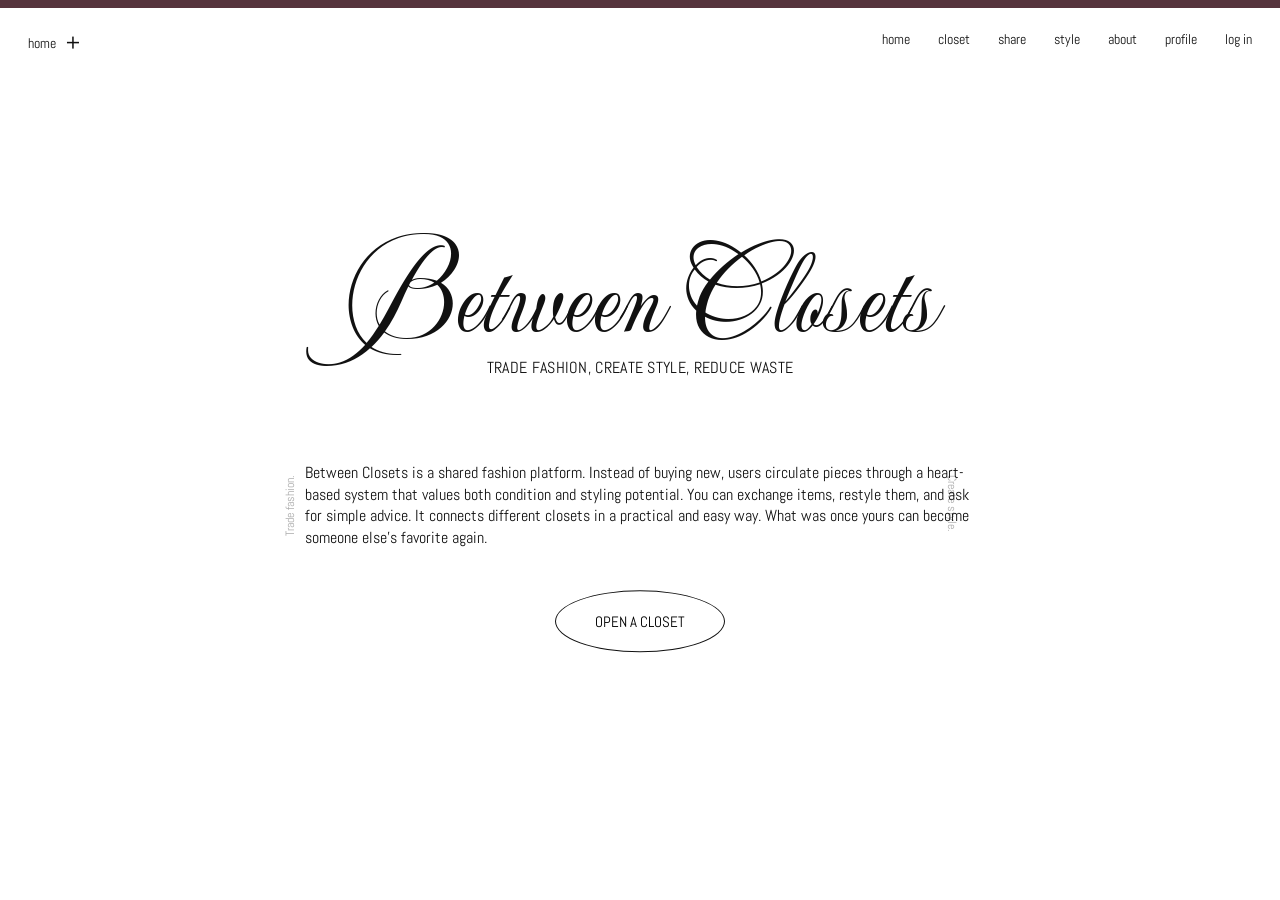
<file: home/index.html>
<!DOCTYPE html>
<html lang="en">
<head>
  <meta charset="UTF-8">
  <meta name="viewport" content="width=device-width, initial-scale=1.0">
  <title>Between Closets</title>

  <link href="https://fonts.googleapis.com/css2?family=Mea+Culpa&family=Abel&display=swap" rel="stylesheet">
  <link rel="stylesheet" href="home.css">
</head>

<body>
  <div class="grain"></div>

  <header>
    <div class="page-title">home
          <a href="../post/post.html" class="add-post">+</a>
    </div>

    <nav>
      <a href="../home/index.html">home</a>
      <a href="../closet/closet.html">closet</a>
      <a href="../advice/advice.html">share</a>
      <a href="../style/style.html">style</a>
      <a href="../about/about.html">about</a>
      <a href="../profile/profile.html">profile</a>
      <a href="../login/login.html">log in</a>
    </nav>
  </header>

  <main class="intro">
    <div class="top-line"></div>

    <section class="hero-block">
      <h1>Between Closets</h1>
      <p class="tagline">TRADE FASHION, CREATE STYLE, REDUCE WASTE</p>

      <p class="description">
        Between Closets is a shared fashion platform. Instead of buying new, users circulate pieces through a
        heart-based system that values both condition and styling potential. You can exchange items, restyle
        them, and ask for simple advice. It connects different closets in a practical and easy way. What was
        once yours can become someone else's favorite again.
      </p>

      <button id="openBtn">OPEN A CLOSET</button>
    </section>

    <p class="side-text left">Trade fashion.</p>
    <p class="side-text right">Create style.</p>

    <div class="bottom-line">
      <span>Reduce Waste</span>
    </div>
  </main>

  <div class="door left-door"></div>
  <div class="door right-door"></div>

  <script src="home.js"></script>
</body>
</html>
</file>
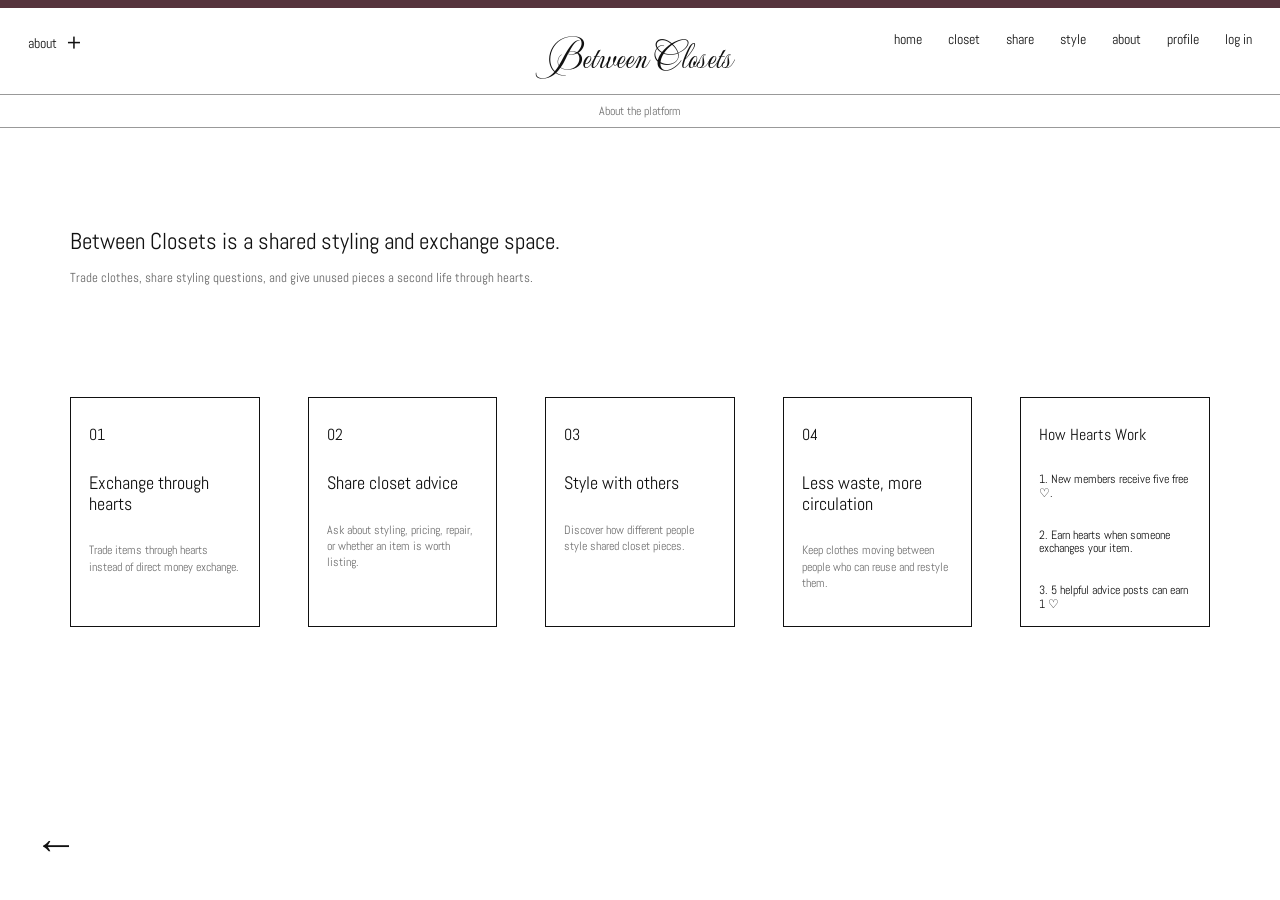
<file: about/about.html>
<!DOCTYPE html>
<html lang="en">
<head>
  <meta charset="UTF-8">
  <meta name="viewport" content="width=device-width, initial-scale=1.0">
  <title>About | Between Closets</title>

  <link href="https://fonts.googleapis.com/css2?family=Mea+Culpa&family=Abel&display=swap" rel="stylesheet">
  <link rel="stylesheet" href="about.css">
</head>

<body>
  <header>
    <div class="page-title">
      about
      <a href="../post/post.html" class="add-post">+</a>
    </div>

    <a href="../home/home.html" class="logo">Between Closets</a>

    <nav>
      <a href="../home/index.html">home</a>
      <a href="../closet/closet.html">closet</a>
      <a href="../advice/advice.html">share</a>
      <a href="../style/style.html">style</a>
      <a href="../about/about.html">about</a>
      <a href="../profile/profile.html">profile</a>
      <a href="../login/login.html">log in</a>
    </nav>
  </header>

  <section class="intro">
    <p>About the platform</p>
  </section>

  <main class="about-page">
    <section class="about-head">
      <h1>Between Closets is a shared styling and exchange space.</h1>
      <span>Trade clothes, share styling questions, and give unused pieces a second life through hearts.</span>
    </section>

    <section class="about-row">
      <div class="about-card">
        <span>01</span>
        <h2>Exchange through hearts</h2>
        <p>Trade items through hearts instead of direct money exchange.</p>
      </div>

      <div class="about-card">
        <span>02</span>
        <h2>Share closet advice</h2>
        <p>Ask about styling, pricing, repair, or whether an item is worth listing.</p>
      </div>

      <div class="about-card">
        <span>03</span>
        <h2>Style with others</h2>
        <p>Discover how different people style shared closet pieces.</p>
      </div>

      <div class="about-card">
        <span>04</span>
        <h2>Less waste, more circulation</h2>
        <p>Keep clothes moving between people who can reuse and restyle them.</p>
      </div>

      <div class="about-card">
        <span>How Hearts Work</span>
        <h3> 1. New members receive five free ♡. </h3>
        <h3> 2. Earn hearts when someone exchanges your item. </h3>
        <h3> 3. 5 helpful advice posts can earn 1 ♡ </h3>
    
      </div>
    </section>
  </main>

  <a href="../home/home.html" class="back">←</a>
</body>
</html>
</file>
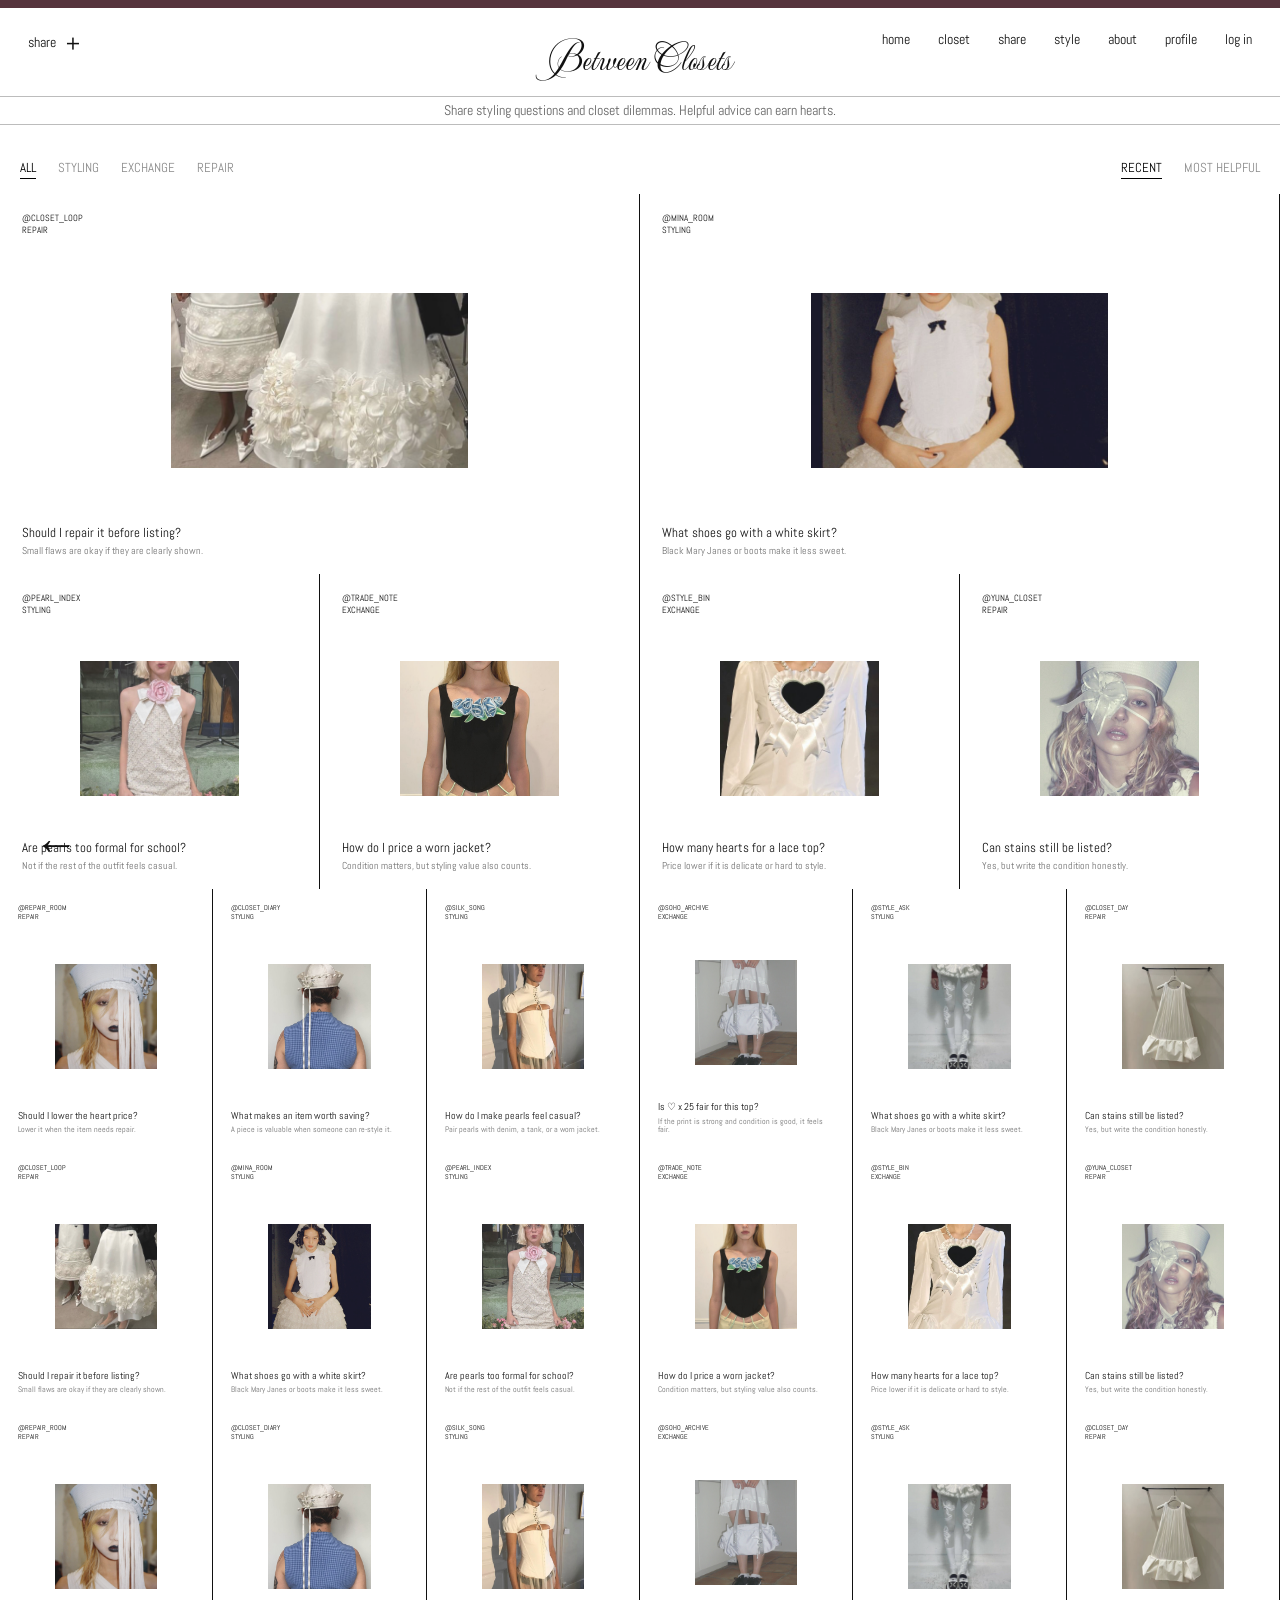
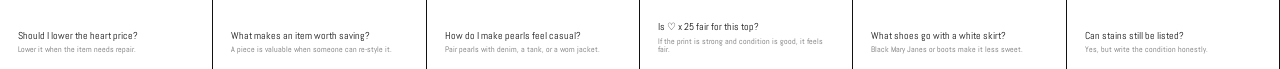
<file: advice/advice.html>
<!DOCTYPE html>
<html lang="en">
<head>
  <meta charset="UTF-8">
  <meta name="viewport" content="width=device-width, initial-scale=1.0">
  <title>Share | Between Closets</title>

  <link href="https://fonts.googleapis.com/css2?family=Mea+Culpa&family=Abel&display=swap" rel="stylesheet">
  <link rel="stylesheet" href="advice.css">
</head>

<body>
<header>
  <div class="page-title">
    share
    <a href="../post/post.html" class="add-post">+</a>
  </div>

  <a href="../home/home.html" class="logo">Between Closets</a>

  <nav>
    <a href="../home/index.html">home</a>
    <a href="../closet/closet.html">closet</a>
    <a href="../advice/advice.html">share</a>
    <a href="../style/style.html">style</a>
    <a href="../about/about.html">about</a>
    <a href="../profile/profile.html">profile</a>
    <a href="../login/login.html">log in</a>
  </nav>
</header>

<section class="share-intro">
  Share styling questions and closet dilemmas. Helpful advice can earn hearts.
</section>

<section class="share-controls">
  <div class="category-group">
    <button class="active">ALL</button>
    <button>STYLING</button>
    <button>EXCHANGE</button>
    <button>REPAIR</button>
  </div>

  <div class="sort-group">
    <button class="active">RECENT</button>
    <button>MOST HELPFUL</button>
  </div>
</section>

<main class="share-page">
  <section class="top-area">
    <div id="topGrid" class="top-grid"></div>
  </section>

  <section id="midGrid" class="mid-grid"></section>

  <section id="smallGrid" class="small-grid"></section>
</main>

<a href="../home/home.html" class="back">←</a>

<script src="advice.js"></script>
</body>
</html>
</file>
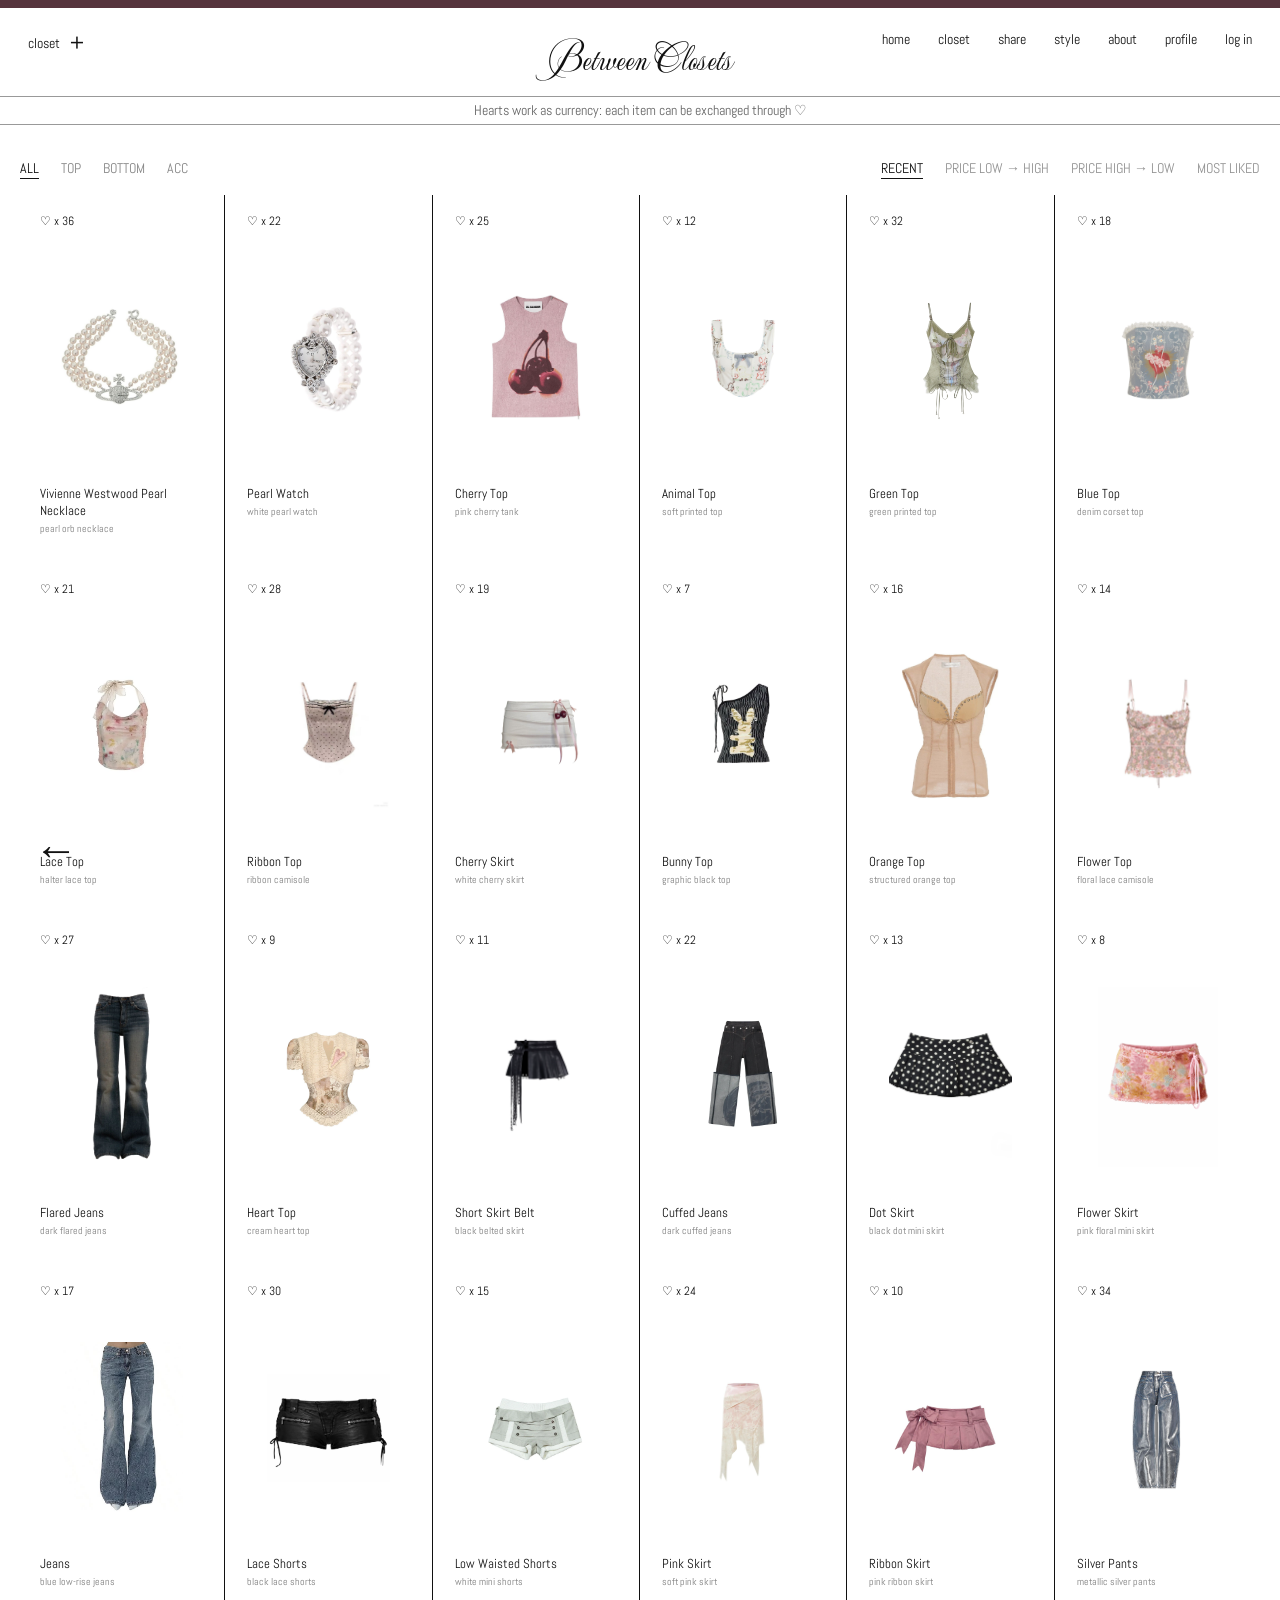
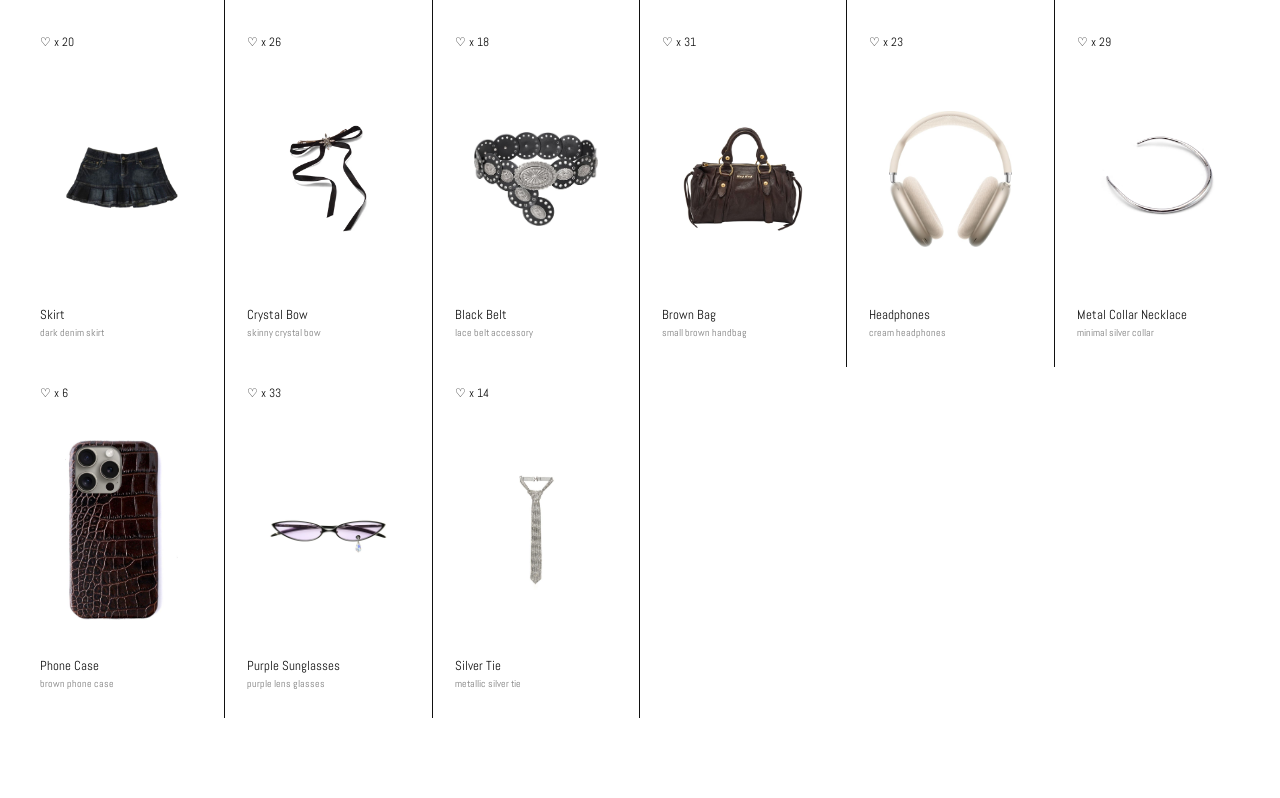
<file: closet/closet.html>
<!DOCTYPE html>
<html lang="en">
<head>
  <meta charset="UTF-8" />
  <meta name="viewport" content="width=device-width, initial-scale=1.0" />
  <title>Closet | Between Closets</title>

  <link href="https://fonts.googleapis.com/css2?family=Mea+Culpa&family=Abel&display=swap" rel="stylesheet">
  <link rel="stylesheet" href="closet.css">
</head>

<body>
<body>
 <header>
  <div class="page-title">closet
      <a href="../post/post.html" class="add-post">+</a>
  </div>

  <a href="../home/index.html" class="logo">Between Closets</a>

  <nav>
    <a href="../home/index.html">home</a>
    <a href="../closet/closet.html">closet</a>
    <a href="../advice/advice.html">share</a>
    <a href="../style/style.html">style</a>
    <a href="../about/about.html">about</a>
    <a href="../profile/profile.html">profile</a>
    <a href="../login/login.html">log in</a>
  </nav>
</header>

  <section class="intro">
    <p>Hearts work as currency: each item can be exchanged through ♡</p>
  </section>

  <section class="controls">
    <div class="filter-group">
      <button class="filter active" data-category="all">ALL</button>
      <button class="filter" data-category="top">TOP</button>
      <button class="filter" data-category="bottom">BOTTOM</button>
      <button class="filter" data-category="acc">ACC</button>
    </div>

    <div class="sort-controls">
      <button class="sort active" data-sort="recent">RECENT</button>
      <button class="sort" data-sort="low">PRICE LOW → HIGH</button>
      <button class="sort" data-sort="high">PRICE HIGH → LOW</button>
      <button class="sort" data-sort="liked">MOST LIKED</button>
    </div>
  </section>

  <main id="grid" class="grid"></main>

  <a href="../home/index.html" class="back">←</a>

  <script src="closet.js"></script>
</body>
</html>
</file>
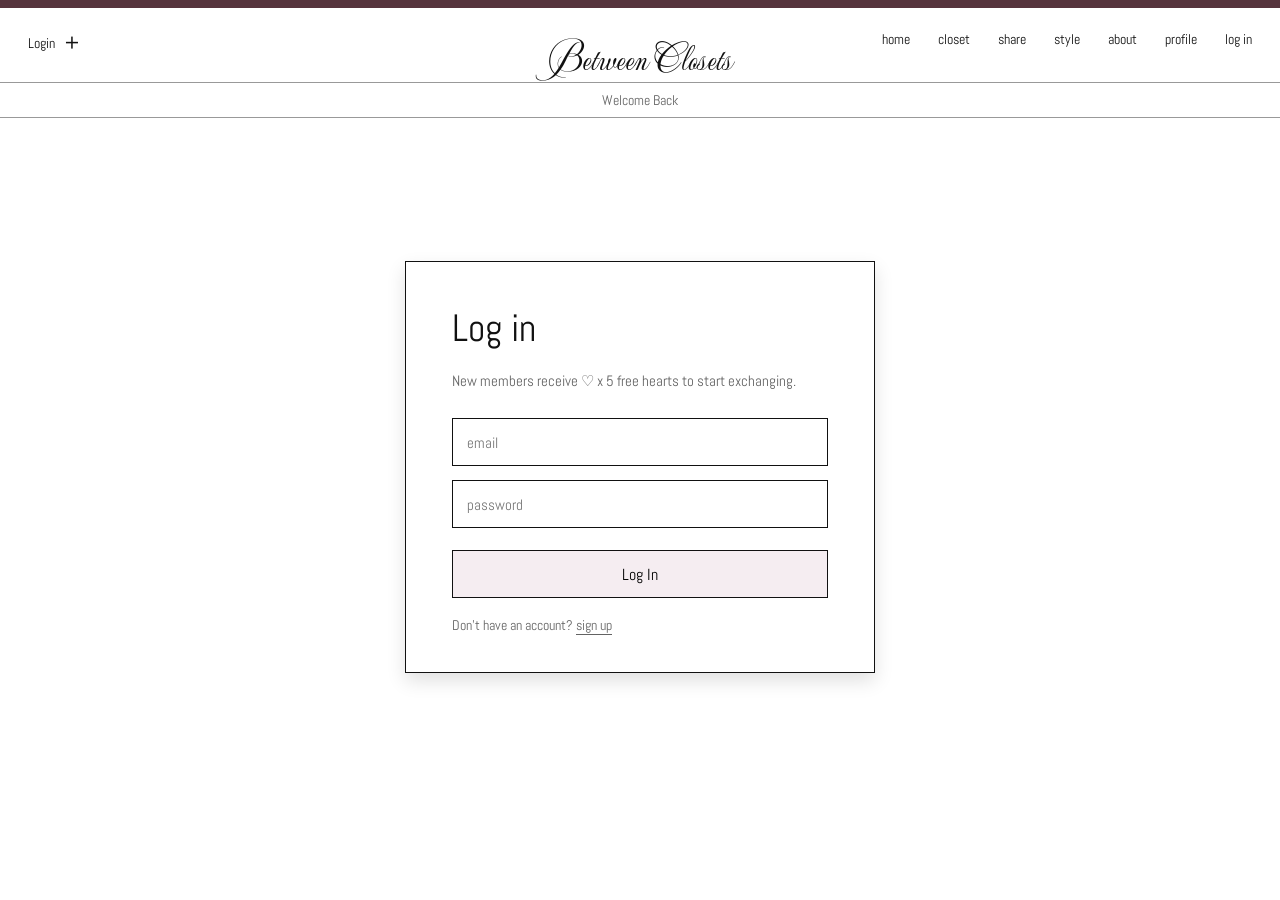
<file: login/login.html>
<!DOCTYPE html>
<html lang="en">
<head>
  <meta charset="UTF-8">
  <meta name="viewport" content="width=device-width, initial-scale=1.0">
  <title>Log In | Between Closets</title>

  <link href="https://fonts.googleapis.com/css2?family=Mea+Culpa&family=Abel&display=swap" rel="stylesheet">
  <link rel="stylesheet" href="login.css">
</head>

<body>
  <header>
    <div class="page-title">
      Login
      <a href="../post/post.html" class="add-post">+</a>
    </div>

    <a href="../home/home.html" class="logo">Between Closets</a>

    <nav>
      <a href="../home/index.html">home</a>
      <a href="../closet/closet.html">closet</a>
      <a href="../advice/advice.html">share</a>
      <a href="../style/style.html">style</a>
      <a href="../about/about.html">about</a>
      <a href="../profile/profile.html">profile</a>
      <a href="login.html">log in</a>
    </nav>
  </header>

  <section class="intro">
    <p>Welcome Back</p>
  </section>

  <main class="login-page">
    <section class="login-box">
      <h1>Log in</h1>

      <p class="bonus-text">
        New members receive <span>♡ x 5</span> free hearts to start exchanging.
      </p>

      <form id="loginForm">
        <input type="email" placeholder="email" required>
        <input type="password" placeholder="password" required>

        <button type="submit">Log In</button>
      </form>

      <p class="signup">
        Don’t have an account? <span>sign up</span>
      </p>
    </section>
  </main>

  <script src="login.js"></script>
</body>
</html>
</file>
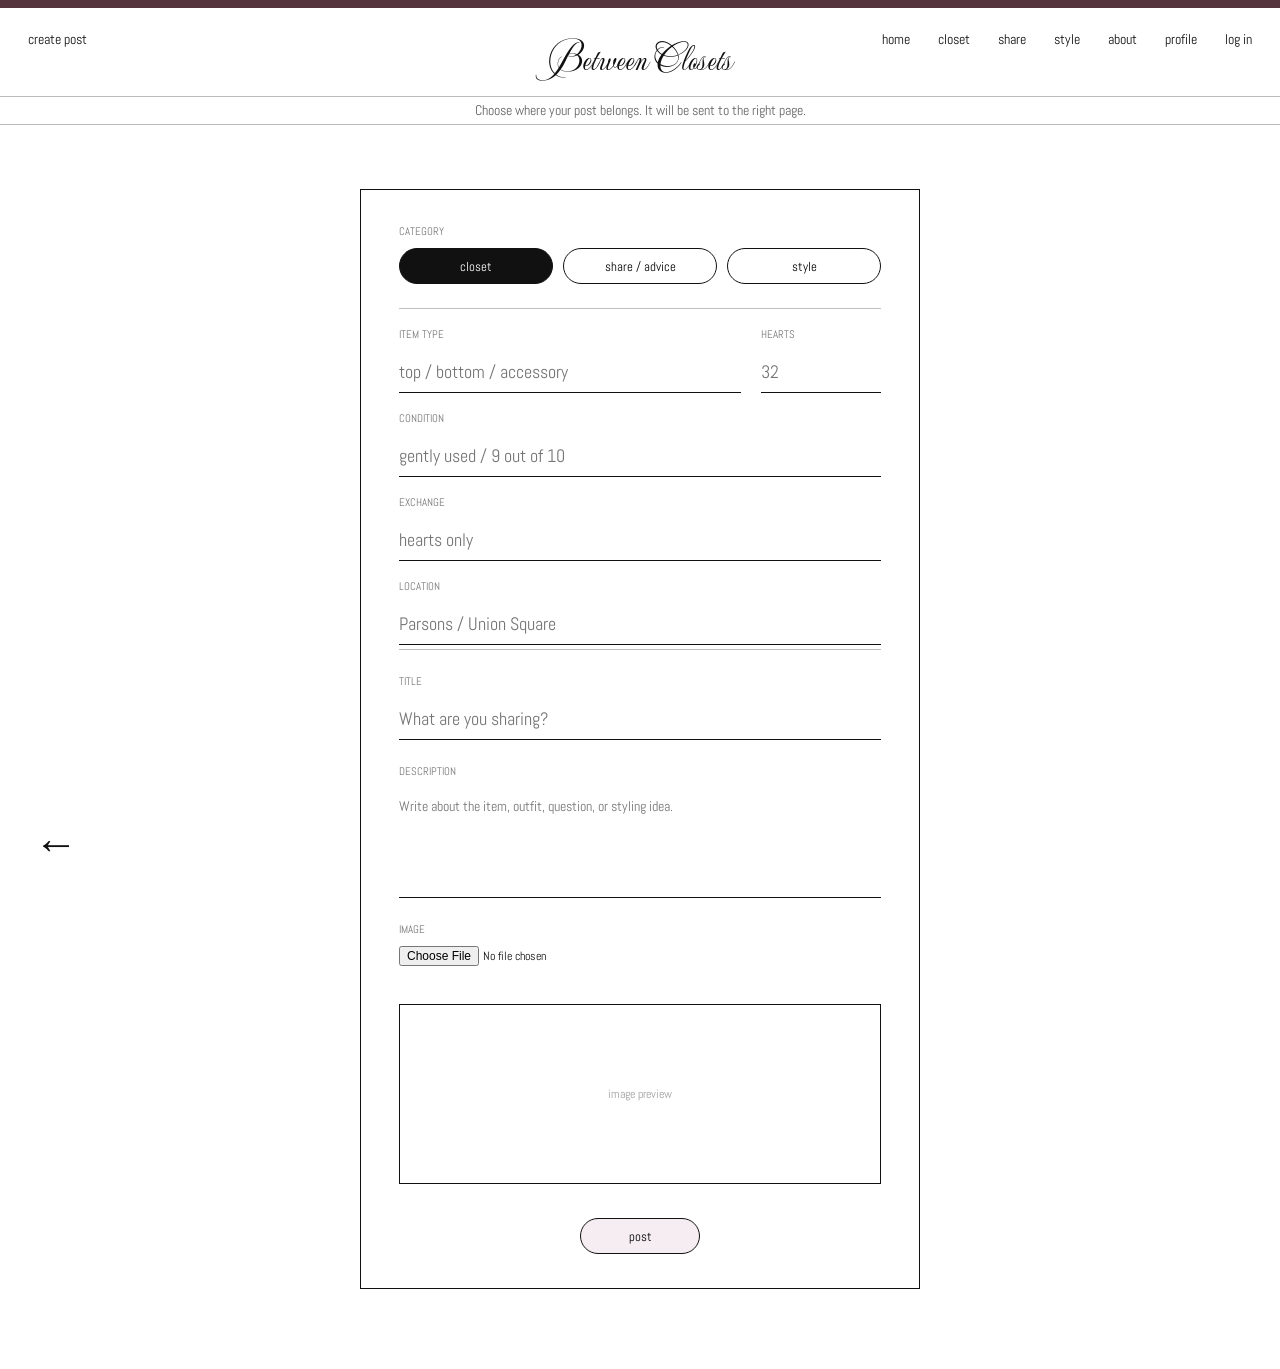
<file: post/post.html>
<!DOCTYPE html>
<html lang="en">
<head>
  <meta charset="UTF-8">
  <meta name="viewport" content="width=device-width, initial-scale=1.0">
  <title>Create Post | Between Closets</title>

  <link href="https://fonts.googleapis.com/css2?family=Mea+Culpa&family=Abel&display=swap" rel="stylesheet">
  <link rel="stylesheet" href="post.css">
</head>

<body>
<header>
  <div class="page-title">create post</div>

  <a href="../home/home.html" class="logo">Between Closets</a>

  <nav>
    <a href="../home/index.html">home</a>
    <a href="../closet/closet.html">closet</a>
    <a href="../advice/advice.html">share</a>
    <a href="../style/style.html">style</a>
    <a href="../about/about.html">about</a>
    <a href="../profile/profile.html">profile</a>
    <a href="../login/login.html">log in</a>
  </nav>
</header>

<section class="post-intro">
  Choose where your post belongs. It will be sent to the right page.
</section>

<main class="post-page">
  <form class="post-box">

    <div class="field">
      <label>category</label>

      <div class="category-options">
        <button type="button" class="category active" data-page="closet">closet</button>
        <button type="button" class="category" data-page="share">share / advice</button>
        <button type="button" class="category" data-page="style">style</button>
      </div>
    </div>

    <div id="closetFields" class="closet-fields">
      <div class="closet-row">
        <div class="field">
          <label>item type</label>
          <input id="postType" type="text" placeholder="top / bottom / accessory">
        </div>

        <div class="field">
          <label>hearts</label>
          <input id="postHearts" type="number" placeholder="32">
        </div>
      </div>

      <div class="field">
        <label>condition</label>
        <input id="postCondition" type="text" placeholder="gently used / 9 out of 10">
      </div>

      <div class="field">
        <label>exchange</label>
        <input id="postExchange" type="text" placeholder="hearts only">
      </div>

      <div class="field">
        <label>location</label>
        <input id="postLocation" type="text" placeholder="Parsons / Union Square">
      </div>
    </div>

    <div class="field">
      <label>title</label>
      <input id="postTitle" type="text" placeholder="What are you sharing?">
    </div>

    <div class="field">
      <label>description</label>
      <textarea id="postText" placeholder="Write about the item, outfit, question, or styling idea."></textarea>
    </div>

    <div class="field">
      <label>image</label>
      <input id="postImage" type="file" accept="image/*">

      <div id="imagePreview" class="image-preview">
        <span>image preview</span>
      </div>
    </div>

    <button type="submit" class="submit-btn">post</button>

  </form>
</main>

<a href="../advice/advice.html" class="back">←</a>

<script src="post.js"></script>
</body>
</html>
</file>
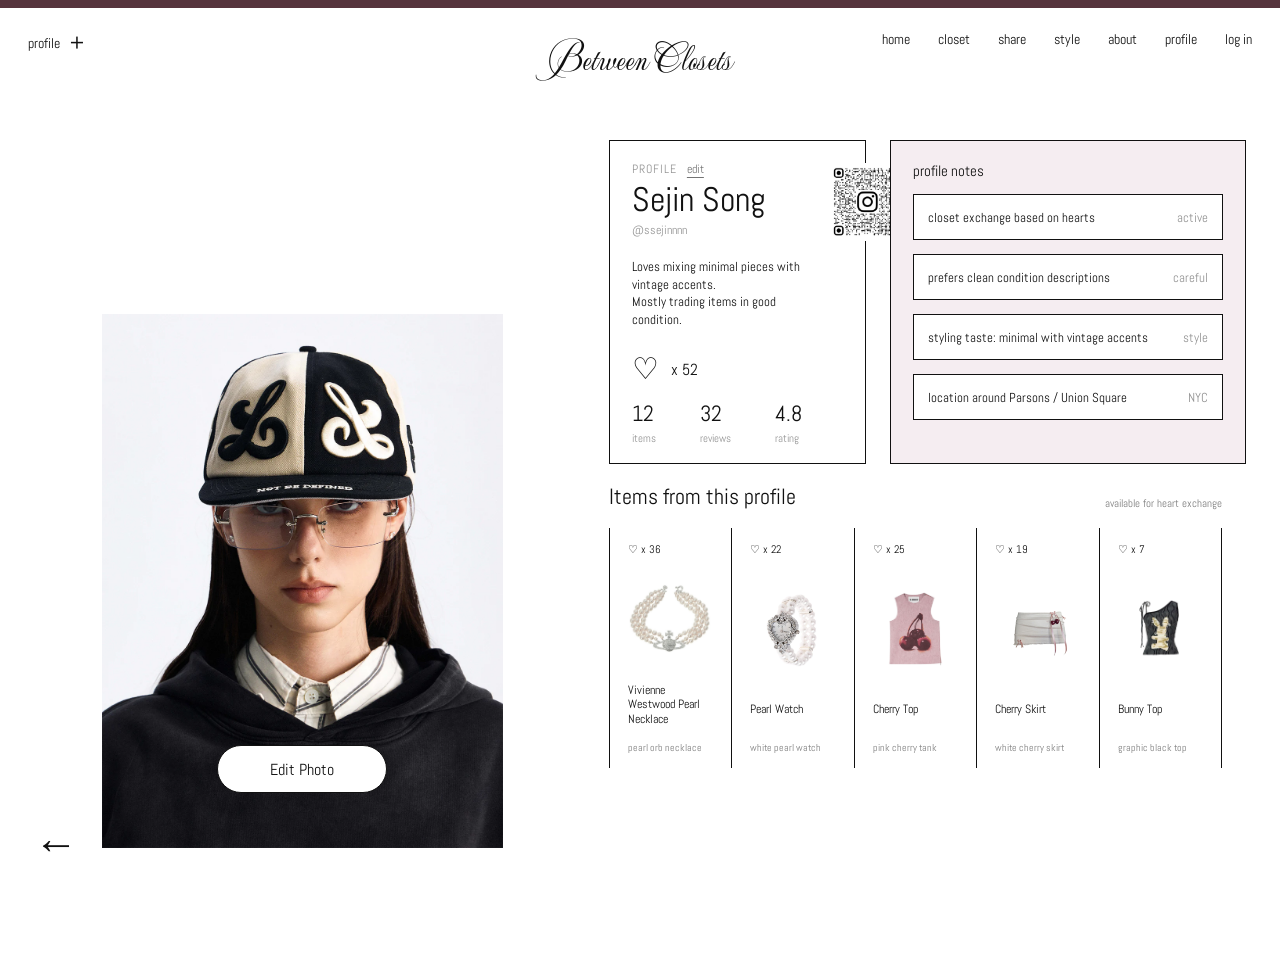
<file: profile/profile.html>
<!DOCTYPE html>
<html lang="en">
<head>
  <meta charset="UTF-8">
  <meta name="viewport" content="width=device-width, initial-scale=1.0">
  <title>Profile | Between Closets</title>

  <link href="https://fonts.googleapis.com/css2?family=Mea+Culpa&family=Abel&display=swap" rel="stylesheet">
  <link rel="stylesheet" href="profile.css">
</head>

<body>
  <header>
    <div class="page-title">
      <p>profile</p>
      <a href="../post/post.html" class="add-post">+</a>
    </div>

    <a href="../home/index.html" class="logo">Between Closets</a>

    <nav>
      <a href="../home/index.html">home</a>
      <a href="../closet/closet.html">closet</a>
      <a href="../advice/advice.html">share</a>
      <a href="../style/style.html">style</a>
      <a href="../about/about.html">about</a>
      <a href="../profile/profile.html">profile</a>
      <a href="../login/login.html">log in</a>
    </nav>
  </header>

  <main class="seller-page">
    <section class="left-panel">
      <div class="main-photo-wrap">
        <img id="profilePhoto" src="./image/model4.webp" alt="profile model" class="model-img">

        <label class="main-edit-photo">
          Edit Photo
          <input id="editPhoto" type="file" accept="image/*">
        </label>
      </div>
    </section>

    <section class="right-panel">
      <div class="top-boxes">
        <section class="profile-box">
          <div class="profile-text">
            <div class="profile-top">
              <p class="label">profile</p>
              <button id="editProfileBtn" class="inline-edit-btn">edit</button>
            </div>

            <h1 id="profileName">Sejin Song</h1>
            <input id="editName" class="edit-input hidden" type="text">

            <p id="profileUsername" class="username">@ssejinnnn</p>
            <input id="editUsername" class="edit-input hidden" type="text">

            <p id="profileBio" class="bio">
              Loves mixing minimal pieces with vintage accents.<br>
              Mostly trading items in good condition.
            </p>
            <textarea id="editBio" class="edit-textarea hidden"></textarea>

            <div class="heart-total">
              <span>♡</span>
              <p id="profileHearts">x 52</p>
              <input id="editHearts" class="edit-heart hidden" type="number">
            </div>

            <div class="stats">
              <div><span>12</span><p>items</p></div>
              <div><span>32</span><p>reviews</p></div>
              <div><span>4.8</span><p>rating</p></div>
            </div>

            <div id="editActions" class="edit-actions hidden">
              <button id="saveProfileBtn" type="button">save</button>
              <button id="cancelEditBtn" type="button">cancel</button>
            </div>
          </div>

          <div class="qr-wrap">
            <img src="./image/qr.jpg" alt="profile qr" class="qr">
          </div>
        </section>

        <section class="review-box">
          <p class="review-title">profile notes</p>
          <div class="review-line">closet exchange based on hearts <span>active</span></div>
          <div class="review-line">prefers clean condition descriptions <span>careful</span></div>
          <div class="review-line">styling taste: minimal with vintage accents <span>style</span></div>
          <div class="review-line">location around Parsons / Union Square <span>NYC</span></div>
        </section>
      </div>

      <section class="seller-items">
        <div class="section-head">
          <h2>Items from this profile</h2>
          <p>available for heart exchange</p>
        </div>

        <div class="item-row">
          <article>
            <p class="price">♡ x 36</p>
            <img src="../closet/image/acc/viviannewestwoodnecklace.jpg" alt="necklace">
            <p class="item-name">Vivienne Westwood Pearl Necklace</p>
            <p class="item-desc">pearl orb necklace</p>
          </article>

          <article>
            <p class="price">♡ x 22</p>
            <img src="../closet/image/acc/watch.jpg" alt="watch">
            <p class="item-name">Pearl Watch</p>
            <p class="item-desc">white pearl watch</p>
          </article>

          <article>
            <p class="price">♡ x 25</p>
            <img src="../closet/image/top/Cherry Top.jpg" alt="cherry top">
            <p class="item-name">Cherry Top</p>
            <p class="item-desc">pink cherry tank</p>
          </article>

          <article>
            <p class="price">♡ x 19</p>
            <img src="../closet/image/bottom/Cherry Skirt.jpg" alt="cherry skirt">
            <p class="item-name">Cherry Skirt</p>
            <p class="item-desc">white cherry skirt</p>
          </article>

          <article>
            <p class="price">♡ x 7</p>
            <img src="../closet/image/top/Bunny Top.jpg" alt="bunny top">
            <p class="item-name">Bunny Top</p>
            <p class="item-desc">graphic black top</p>
          </article>
        </div>
      </section>
    </section>
  </main>

  <a href="../detail/detail.html" class="back">←</a>

  <script src="profile.js"></script>
</body>
</html>
</file>
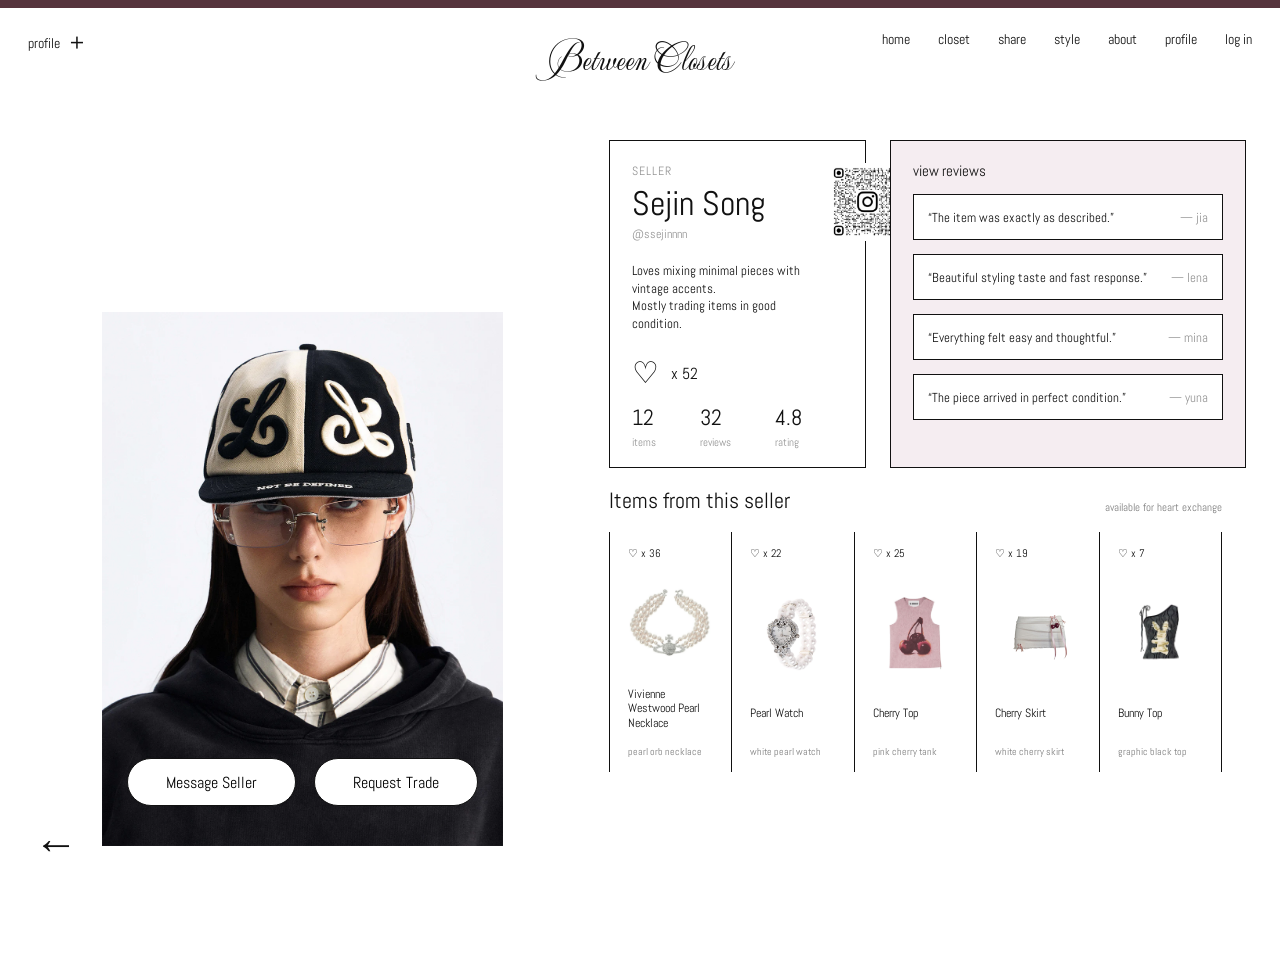
<file: seller/seller.html>
<!DOCTYPE html>
<html lang="en">
<head>
  <meta charset="UTF-8">
  <meta name="viewport" content="width=device-width, initial-scale=1.0">
  <title>Seller Profile | Between Closets</title>

  <link href="https://fonts.googleapis.com/css2?family=Mea+Culpa&family=Abel&display=swap" rel="stylesheet">
  <link rel="stylesheet" href="seller.css">
</head>

<body>
  <header>
    <div class="page-title"><p>profile</p>
      <a href="../post/post.html" class="add-post">+</a></div>

    <a href="../home/index.html" class="logo">Between Closets</a>

    <nav>
      <a href="../home/index.html">home</a>
      <a href="../closet/closet.html">closet</a>
      <a href="../advice/advice.html">share</a>
      <a href="../style/style.html">style</a>
      <a href="../about/about.html">about</a>
      <a href="../seller/seller.html">profile</a>
      <a href="../login/login.html">log in</a>
    </nav>
  </header>

  <main class="seller-page">
    <section class="left-panel">
      <img src="./image/model4.webp" alt="seller model" class="model-img">

      <div class="seller-actions">
        <button id="messageBtn">Message Seller</button>
        <button id="tradeBtn">Request Trade</button>
      </div>
    </section>

    <section class="right-panel">
      <div class="top-boxes">
        <section class="profile-box">
          <div class="profile-text">
            <p class="label">seller</p>
            <h1>Sejin Song</h1>
            <p class="username">@ssejinnnn</p>

            <p class="bio">
              Loves mixing minimal pieces with vintage accents.<br>
              Mostly trading items in good condition.
            </p>

            <div class="heart-total">
              <span>♡</span>
              <p>x 52</p>
            </div>

            <div class="stats">
              <div>
                <span>12</span>
                <p>items</p>
              </div>
              <div>
                <span>32</span>
                <p>reviews</p>
              </div>
              <div>
                <span>4.8</span>
                <p>rating</p>
              </div>
            </div>
          </div>

          <img src="./image/qr.jpg" alt="qr code" class="qr">
        </section>

        <section class="review-box">
          <p class="review-title">view reviews</p>

          <div class="review-line">
            “The item was exactly as described.”
            <span>— jia</span>
          </div>

          <div class="review-line">
            “Beautiful styling taste and fast response.”
            <span>— lena</span>
          </div>

          <div class="review-line">
            “Everything felt easy and thoughtful.”
            <span>— mina</span>
          </div>

          <div class="review-line">
            “The piece arrived in perfect condition.”
            <span>— yuna</span>
          </div>
        </section>
      </div>

      <section class="seller-items">
        <div class="section-head">
          <h2>Items from this seller</h2>
          <p>available for heart exchange</p>
        </div>

        <div class="item-row">
          <article>
            <p class="price">♡ x 36</p>
            <img src="../closet/image/acc/viviannewestwoodnecklace.jpg" alt="necklace">
            <p class="item-name">Vivienne Westwood Pearl Necklace</p>
            <p class="item-desc">pearl orb necklace</p>
          </article>

          <article>
            <p class="price">♡ x 22</p>
            <img src="../closet/image/acc/watch.jpg" alt="watch">
            <p class="item-name">Pearl Watch</p>
            <p class="item-desc">white pearl watch</p>
          </article>

          <article>
            <p class="price">♡ x 25</p>
            <img src="../closet/image/top/Cherry Top.jpg" alt="cherry top">
            <p class="item-name">Cherry Top</p>
            <p class="item-desc">pink cherry tank</p>
          </article>

          <article>
            <p class="price">♡ x 19</p>
            <img src="../closet/image/bottom/Cherry Skirt.jpg" alt="cherry skirt">
            <p class="item-name">Cherry Skirt</p>
            <p class="item-desc">white cherry skirt</p>
          </article>

          <article>
            <p class="price">♡ x 7</p>
            <img src="../closet/image/top/Bunny Top.jpg" alt="bunny top">
            <p class="item-name">Bunny Top</p>
            <p class="item-desc">graphic black top</p>
          </article>
        </div>
      </section>
    </section>
   
  </main>

  <div id="messageModal" class="modal">
    <div class="modal-box">
      <button id="closeMessage" class="modal-close">×</button>

      <p class="modal-label">message seller</p>
      <h2>Send a message to Sejin</h2>

      <textarea placeholder="Hi, I’m interested in this item. Is it still available?"></textarea>

      <button id="sendMessage" class="send-btn">Send Message</button>
      <p id="sentText" class="sent-text">Message sent. The seller will get back to you soon.</p>
    </div>
  </div>

  <a href="../detail/detail.html" class="back">←</a>

  <script src="seller.js"></script>
</body>
</html>
</file>
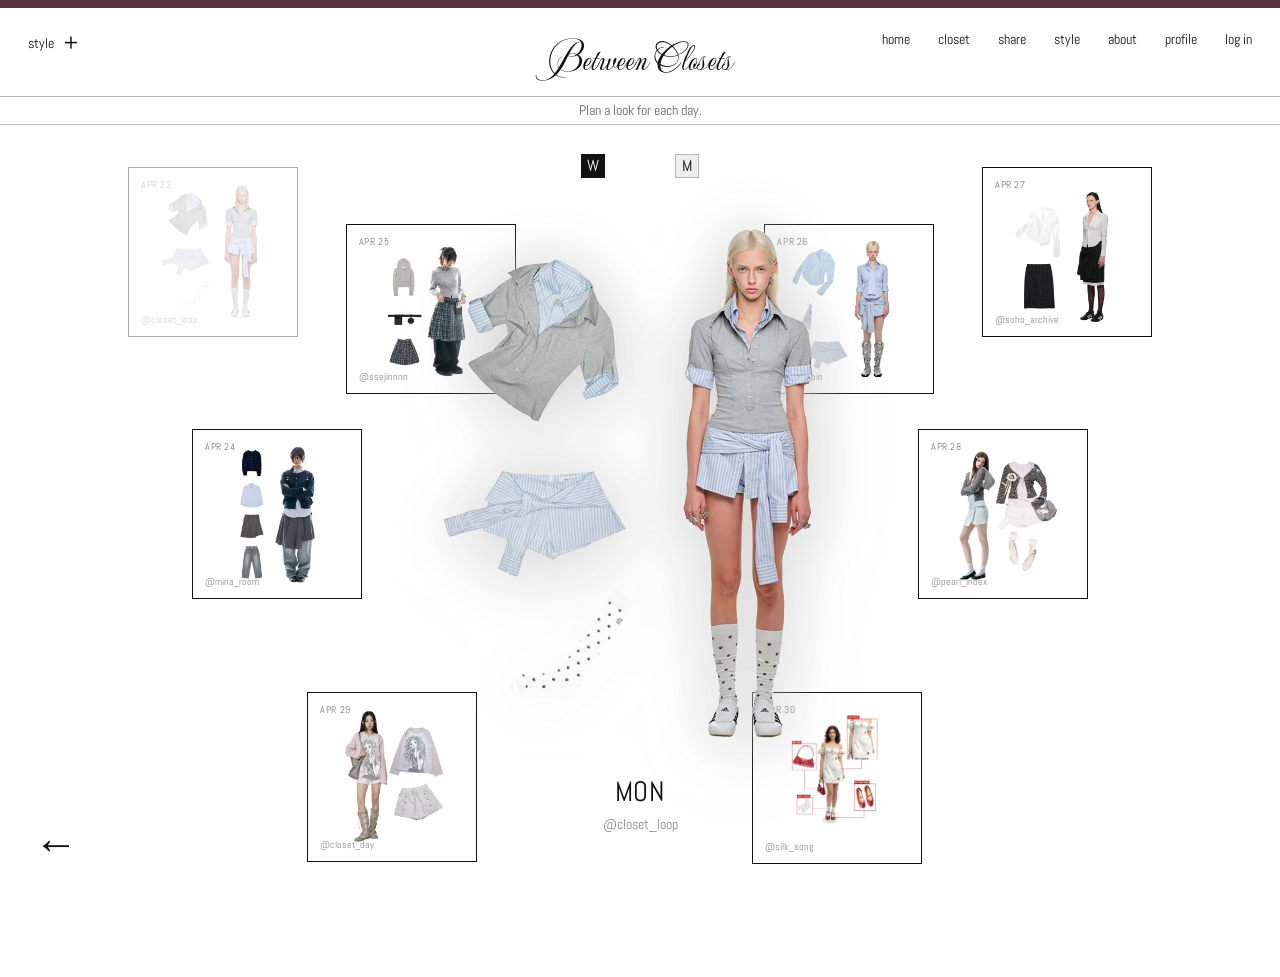
<file: style/style.html>
<!DOCTYPE html>
<html lang="en">
<head>
  <meta charset="UTF-8">
  <meta name="viewport" content="width=device-width, initial-scale=1.0">
  <title>Style | Between Closets</title>

  <link href="https://fonts.googleapis.com/css2?family=Mea+Culpa&family=Abel&display=swap" rel="stylesheet">
  <link rel="stylesheet" href="style.css">
</head>

<body>
  <header>
    <div class="page-title">
      style
      <a href="../post/post.html" class="add-post">+</a>
    </div>

    <a href="../home/home.html" class="logo">Between Closets</a>

    <nav>
      <a href="../home/index.html">home</a>
      <a href="../closet/closet.html">closet</a>
      <a href="../advice/advice.html">share</a>
      <a href="../style/style.html">style</a>
      <a href="../about/about.html">about</a>
      <a href="../profile/profile.html">profile</a>
      <a href="../login/login.html">log in</a>
    </nav>
  </header>

  <section class="share-intro">
    Plan a look for each day.
  </section>

  <main class="style-page">

    <div class="gender-toggle">
      <a href="../style/style.html" class="gender-btn active">W</a>
      <a href="../style2/style2.html" class="gender-btn">M</a>
    </div>

    <section class="center-look">
      <img id="mainLook" src="./image/1.png" alt="selected look">
      <p id="mainDay">MON</p>
      <span id="mainUser">@closet_loop</span>
    </section>

    <section class="card-stage">
      <article class="style-card card-one active" data-img="1" data-day="MON" data-user="@closet_loop">
        <div class="card-inner">
          <div class="card-face card-front" data-label="APR 23" data-user="@closet_loop">
            <img src="./image/1.png" alt="Monday look">
          </div>
          <div class="card-face card-back">
            <p>MON</p>
            <span>soft layered look for a calm school day</span>
            <small>@closet_loop</small>
          </div>
        </div>
      </article>

      <article class="style-card card-two" data-img="2" data-day="TUE" data-user="@mina_room">
        <div class="card-inner">
          <div class="card-face card-front" data-label="APR 24" data-user="@mina_room">
            <img src="./image/2.png" alt="Tuesday look">
          </div>
          <div class="card-face card-back">
            <p>TUE</p>
            <span>uniform pieces mixed with casual layers</span>
            <small>@mina_room</small>
          </div>
        </div>
      </article>

      <article class="style-card card-three" data-img="3" data-day="WED" data-user="@ssejinnnn">
        <div class="card-inner">
          <div class="card-face card-front" data-label="APR 25" data-user="@ssejinnnn">
            <img src="./image/3.png" alt="Wednesday look">
          </div>
          <div class="card-face card-back">
            <p>WED</p>
            <span>light blue set with soft contrast</span>
            <small>@ssejinnnn</small>
          </div>
        </div>
      </article>

      <article class="style-card card-four" data-img="4" data-day="THU" data-user="@style_bin">
        <div class="card-inner">
          <div class="card-face card-front" data-label="APR 26" data-user="@style_bin">
            <img src="./image/4.png" alt="Thursday look">
          </div>
          <div class="card-face card-back">
            <p>THU</p>
            <span>clean shirt styling with structured pieces</span>
            <small>@style_bin</small>
          </div>
        </div>
      </article>

      <article class="style-card card-five" data-img="5" data-day="FRI" data-user="@soho_archive">
        <div class="card-inner">
          <div class="card-face card-front" data-label="APR 27" data-user="@soho_archive">
            <img src="./image/5.png" alt="Friday look">
          </div>
          <div class="card-face card-back">
            <p>FRI</p>
            <span>black and white pieces for a sharper day</span>
            <small>@soho_archive</small>
          </div>
        </div>
      </article>

      <article class="style-card card-six" data-img="6" data-day="SAT" data-user="@pearl_index">
        <div class="card-inner">
          <div class="card-face card-front" data-label="APR 28" data-user="@pearl_index">
            <img src="./image/6.png" alt="Saturday look">
          </div>
          <div class="card-face card-back">
            <p>SAT</p>
            <span>soft pink styling with gentle accessories</span>
            <small>@pearl_index</small>
          </div>
        </div>
      </article>

      <article class="style-card card-seven" data-img="7" data-day="SUN" data-user="@closet_day">
        <div class="card-inner">
          <div class="card-face card-front" data-label="APR 29" data-user="@closet_day">
            <img src="./image/7.png" alt="Sunday look">
          </div>
          <div class="card-face card-back">
            <p>SUN</p>
            <span>easy weekend look with relaxed layers</span>
            <small>@closet_day</small>
          </div>
        </div>
      </article>

      <article class="style-card card-eight" data-img="8" data-day="LOOK" data-user="@silk_song">
        <div class="card-inner">
          <div class="card-face card-front" data-label="APR 30" data-user="@silk_song">
            <img src="./image/8.png" alt="extra look">
          </div>
          <div class="card-face card-back">
            <p>LOOK</p>
            <span>detail-focused outfit with soft styling</span>
            <small>@silk_song</small>
          </div>
        </div>
      </article>
    </section>
  </main>

  <a href="../home/home.html" class="back">←</a>

  <script src="style.js"></script>
</body>
</html>
</file>
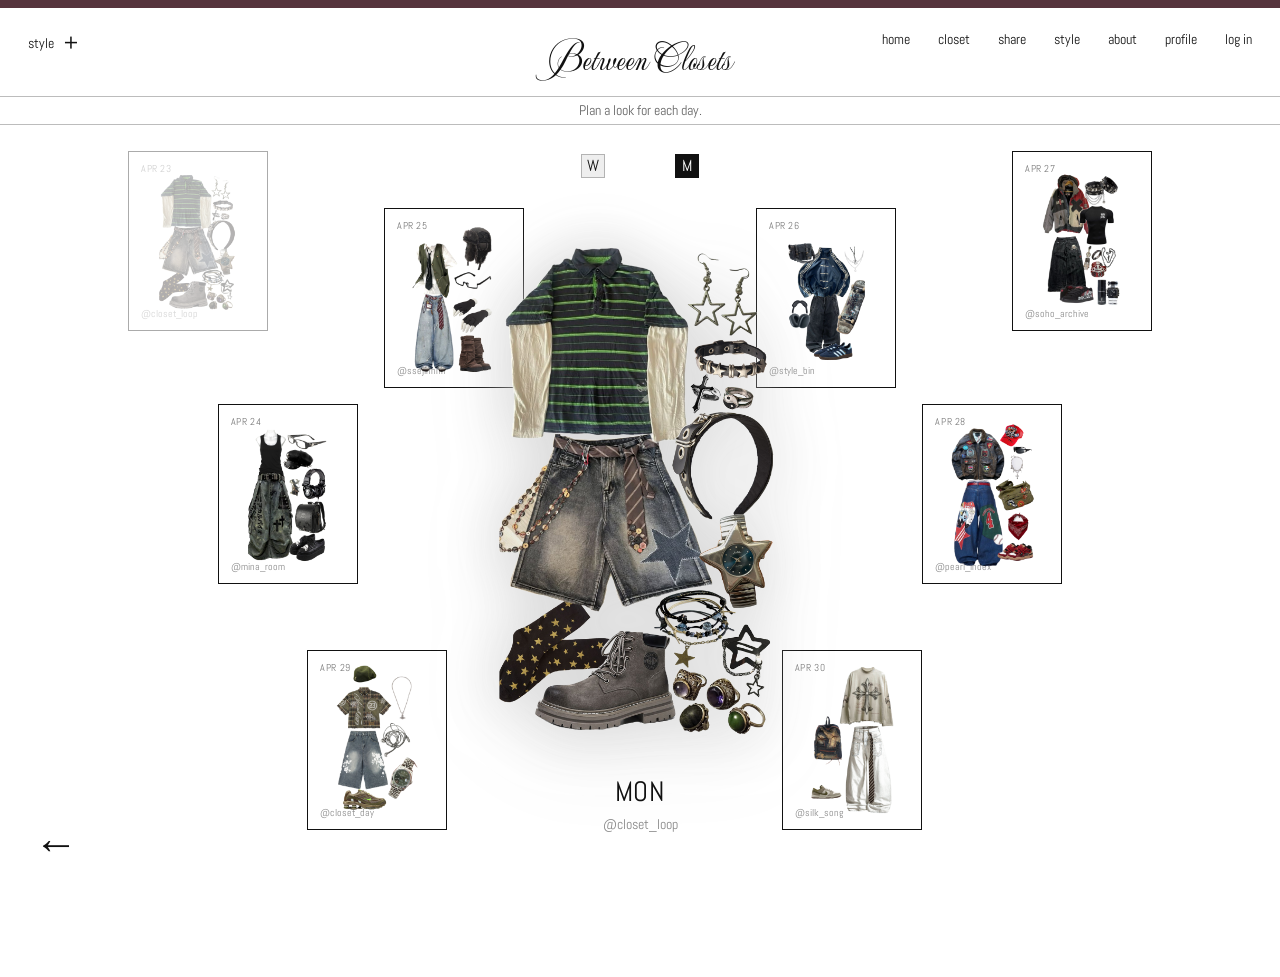
<file: style2/style2.html>
<!DOCTYPE html>
<html lang="en">
<head>
  <meta charset="UTF-8">
  <meta name="viewport" content="width=device-width, initial-scale=1.0">
  <title>Style M | Between Closets</title>

  <link href="https://fonts.googleapis.com/css2?family=Mea+Culpa&family=Abel&display=swap" rel="stylesheet">
  <link rel="stylesheet" href="style2.css">
</head>

<body>
  <header>
    <div class="page-title">
      style
      <a href="../post/post.html" class="add-post">+</a>
    </div>

    <a href="../home/home.html" class="logo">Between Closets</a>

    <nav>
      <a href="../home/index.html">home</a>
      <a href="../closet/closet.html">closet</a>
      <a href="../advice/advice.html">share</a>
      <a href="../style/style.html">style</a>
      <a href="../about/about.html">about</a>
      <a href="../profile/profile.html">profile</a>
      <a href="../login/login.html">log in</a>
    </nav>
  </header>

  <section class="share-intro">
    Plan a look for each day.
  </section>

  <main class="style-page">

    <div class="gender-toggle">
      <a href="../style/style.html" class="gender-btn">W</a>
      <a href="../style2/style2.html" class="gender-btn active">M</a>
    </div>

    <section class="center-look">
      <img id="mainLook" src="./image/11.png" alt="selected look">
      <p id="mainDay">MON</p>
      <span id="mainUser">@closet_loop</span>
    </section>

    <section class="card-stage">

      <article class="style-card card-one active" data-img="11" data-day="MON" data-user="@closet_loop">
        <div class="card-inner">
          <div class="card-face card-front" data-label="APR 23" data-user="@closet_loop">
            <img src="./image/11.png" alt="Monday look">
          </div>
          <div class="card-face card-back">
            <p>MON</p>
            <span>mixed vintage pieces with raw layering</span>
            <small>@closet_loop</small>
          </div>
        </div>
      </article>

      <article class="style-card card-two" data-img="22" data-day="TUE" data-user="@mina_room">
        <div class="card-inner">
          <div class="card-face card-front" data-label="APR 24" data-user="@mina_room">
            <img src="./image/22.png" alt="Tuesday look">
          </div>
          <div class="card-face card-back">
            <p>TUE</p>
            <span>dark basics elevated with heavy accessories</span>
            <small>@mina_room</small>
          </div>
        </div>
      </article>

      <article class="style-card card-three" data-img="33" data-day="WED" data-user="@ssejinnnn">
        <div class="card-inner">
          <div class="card-face card-front" data-label="APR 25" data-user="@ssejinnnn">
            <img src="./image/33.png" alt="Wednesday look">
          </div>
          <div class="card-face card-back">
            <p>WED</p>
            <span>oose silhouettes with worn textures</span>
            <small>@ssejinnnn</small>
          </div>
        </div>
      </article>

      <article class="style-card card-four" data-img="44" data-day="THU" data-user="@style_bin">
        <div class="card-inner">
          <div class="card-face card-front" data-label="APR 26" data-user="@style_bin">
            <img src="./image/44.png" alt="Thursday look">
          </div>
          <div class="card-face card-back">
            <p>THU</p>
            <span>layered neutrals with subtle contrast</span>
            <small>@style_bin</small>
          </div>
        </div>
      </article>

      <article class="style-card card-five" data-img="55" data-day="FRI" data-user="@soho_archive">
        <div class="card-inner">
          <div class="card-face card-front" data-label="APR 27" data-user="@soho_archive">
            <img src="./image/55.png" alt="Friday look">
          </div>
          <div class="card-face card-back">
            <p>FRI</p>
            <span>bold pieces combined with chaotic details</span>
            <small>@soho_archive</small>
          </div>
        </div>
      </article>

      <article class="style-card card-six" data-img="66" data-day="SAT" data-user="@pearl_index">
        <div class="card-inner">
          <div class="card-face card-front" data-label="APR 28" data-user="@pearl_index">
            <img src="./image/66.png" alt="Saturday look">
          </div>
          <div class="card-face card-back">
            <p>SAT</p>
            <span>statement graphics with oversized balance</span>
            <small>@pearl_index</small>
          </div>
        </div>
      </article>

      <article class="style-card card-seven" data-img="77" data-day="SUN" data-user="@closet_day">
        <div class="card-inner">
          <div class="card-face card-front" data-label="APR 29" data-user="@closet_day">
            <img src="./image/77.png" alt="Sunday look">
          </div>
          <div class="card-face card-back">
            <p>SUN</p>
            <span>relaxed mix of basics and personal elements</span>
            <small>@closet_day</small>
          </div>
        </div>
      </article>

      <article class="style-card card-eight" data-img="88" data-day="LOOK" data-user="@silk_song">
        <div class="card-inner">
          <div class="card-face card-front" data-label="APR 30" data-user="@silk_song">
            <img src="./image/88.png" alt="extra look">
          </div>
          <div class="card-face card-back">
            <p>LOOK</p>
            <span>individual pieces forming a personal system</span>
            <small>@silk_song</small>
          </div>
        </div>
      </article>

    </section>
  </main>

  <a href="../home/home.html" class="back">←</a>

  <script src="style2.js"></script>
</body>
</html>
</file>
<file: home/home.css>
*{
  margin:0;
  padding:0;
  box-sizing:border-box;
}

body{
  background:white;
  color:#111;
  font-family:"Abel", sans-serif;
  overflow:hidden;
}

.grain{
  position:fixed;
  inset:0;
  opacity:.04;
  pointer-events:none;
  background-image:radial-gradient(#111 0.5px, transparent 0.5px);
  background-size:6px 6px;
  z-index:100;
}

/* header */
header{
  height:82px;
  display:grid;
  grid-template-columns:1fr 1fr;
  align-items:start;
  padding:22px 28px 0;
  background:white;
  border-top:8px solid #56343d;
  position:relative;
  z-index:60;
}

.page-title{
  font-size:14px;
  display:flex;
  gap:10px;
  align-items:center;
}

.add-post{
  color:#111;
  text-decoration:none;
  font-size:24px;
  line-height:1;
  margin-top:1px;
}

.add-post:hover{
  opacity:.45;
  
}
nav{
  justify-self:end;
  display:flex;
  gap:28px;
}

nav a{
  color:#111;
  text-decoration:none;
  font-size:14px;
}

nav a:hover{
  opacity:.5;
}

/* main intro */
.intro{
  position:fixed;
  top:82px;
  left:0;
  width:100%;
  height:calc(100vh - 82px);
  background:#ffffff;
  z-index:30;
  overflow:hidden;
  transition:opacity .45s ease;
}

.hero-block{
  position:absolute;
  left:50%;
  top:45%;
  transform:translate(-50%, -50%);
  width:720px;
  text-align:center;
  z-index:4;
}

.hero-block h1{
  font-family:"Mea Culpa", cursive;
  font-size:120px;
  font-weight:400;
  line-height:.8;
  white-space:nowrap;
}

.tagline{
  margin-top:14px;
  font-size:16px;
  letter-spacing:.3px;
}

.description{
  margin:84px auto 42px;
  width:670px;
  font-size:16px;
  line-height:1.35;
  text-align:left;
}

button{
  width:170px;
  height:62px;
  border:1px solid #111;
  border-radius:50%;
  background:white;
  font-family:"Abel", sans-serif;
  font-size:15px;
  cursor:pointer;
  transition:.25s ease;
  
}

button:hover{
  background:#111;
  color:white;
}

/* decorative lines */


.bottom-line span{
  position:absolute;
  top:-28px;
  left:50%;
  transform:translateX(-50%);
  white-space:nowrap;
  font-size:12px;
  opacity:.35;
}

/* side vertical text */
.side-text{
  position:absolute;
  top:48%;
  font-size:12px;
  opacity:.35;
  writing-mode:vertical-rl;
}

.side-text.left{
  left:22%;
  transform:rotate(180deg);
}

.side-text.right{
  right:25%;
}

/* doors */
.door{
  position:fixed;
  top:82px;
  width:50%;
  height:calc(100vh - 82px);
  background:#ffffff;
  z-index:20;
  transition:transform .9s cubic-bezier(.77,0,.18,1);
}

.left-door{
  left:0;
  box-shadow:inset -18px 0 35px rgba(0,0,0,.025);
}

.right-door{
  right:0;
  box-shadow:inset 18px 0 35px rgba(0,0,0,.025);
}

body.open .left-door{
  transform:translateX(-100%);
}

body.open .right-door{
  transform:translateX(100%);
}

body.open .intro{
  opacity:0;
  pointer-events:none;
}

@media(max-width:900px){
  nav{
    gap:14px;
  }

  nav a{
    font-size:11px;
  }

  .hero-block{
    width:88vw;
  }

  .hero-block h1{
    font-size:80px;
  }

  .description{
    width:100%;
    font-size:14px;
  }

  .side-text{
    display:none;
  }
}
</file>
<file: about/about.css>
*{
  margin:0;
  padding:0;
  box-sizing:border-box;
}

body{
  background:white;
  color:#111;
  font-family:"Abel", sans-serif;
  overflow:auto;
}

header{
  height:82px;
  display:grid;
  grid-template-columns:1fr auto 1fr;
  align-items:start;
  padding:22px 28px 0;
  background:white;
  border-top:8px solid #56343d;
}

.page-title{
  font-size:14px;
  display:flex;
  gap:10px;
  align-items:center;
}

.add-post{
  color:#111;
  text-decoration:none;
  font-size:24px;
  line-height:1;
  margin-top:1px;
}

.add-post:hover{
  opacity:.45;
}

.logo{
  font-family:"Mea Culpa", cursive;
  font-size:38px;
  text-decoration:none;
  color:#111;
}

nav{
  justify-self:end;
  display:flex;
  gap:26px;
}

nav a{
  font-size:14px;
  text-decoration:none;
  color:#111;
}

nav a:hover{
  opacity:.5;
}

.intro{
  display:flex;
  justify-content:center;
  margin:12px 0 28px;
  border-top:1px solid rgba(0,0,0,.4);
  border-bottom:1px solid rgba(0,0,0,.4);
  padding:8px 0;
}

.intro p{
  font-size:12px;
  opacity:.6;
}

.about-page{
  padding:70px 70px 70px;
}

.about-head{
  margin-bottom:140px;
}

.about-head h1{
  font-size:23px;
  font-weight:400;
  margin-bottom:10px;
}

.about-head span{
  font-size:12.5px;
  opacity:.65;
}

.about-row{
  display:flex;
  justify-content:center;
  gap:48px;
     transform:translateY(-30px);
}

.about-card{
  width:230px;
  height:230px;
  border:1px solid #111;
  padding:26px 18px;
  display:flex;
  flex-direction:column;
  justify-content:flex-start;
  gap:28px;
  background:white;
}
.about-card:hover{
  background:#f5edf1;
  transform: scale(1.1); 
  border-color:#56343d;
}

.about-card span{
  font-size:16px;
}

.about-card h2{
  font-size:18px;
  font-weight:400;
  line-height:1.15;
}

.about-card h3{
  font-size:12px;
  font-weight:300;
  line-height:1.15;
}

.about-card p{
  font-size:12px;
  line-height:1.35;
  opacity:.6;
}

.back{
  position:fixed;
  left:34px;
  bottom:28px;
  font-size:44px;
  text-decoration:none;
  color:#111;
  transition:.25s ease;
}

.back:hover{
  transform:translateX(-6px);
  opacity:.6;
}

@media(max-width:1000px){
  .about-row{
    flex-wrap:wrap;
    gap:24px;
  }

  .about-head{
    margin-bottom:70px;
  }
}
</file>
<file: advice/advice.css>
*{
  margin:0;
  padding:0;
  box-sizing:border-box;
}

body{
  background:white;
  color:#111;
  font-family:"Abel", sans-serif;
  overflow:auto;
}

header{
  height:82px;
  display:grid;
  grid-template-columns:1fr auto 1fr;
  align-items:start;
  padding:22px 28px 0;
  background:white;
  border-top:8px solid #56343d;
}

.page-title{
  font-size:14px;
  display:flex;
  gap:10px;
  align-items:center;
}

.add-post{
  color:#111;
  text-decoration:none;
  font-size:24px;
  line-height:1;
  transform:translateY(2px);
}

.add-post:hover{
  opacity:.45;
}

.logo{
  font-family:"Mea Culpa", cursive;
  font-size:38px;
  color:#111;
  text-decoration:none;
  line-height:1.5;
}

nav{
  justify-self:end;
  display:flex;
  gap:28px;
}

nav a{
  color:#111;
  text-decoration:none;
  font-size:14px;
}

nav a:hover{
  opacity:.5;
}

.share-intro{
  width:100%;
  display:flex;
  justify-content:center;
  margin-top:14px;
  margin-bottom:34px;
  background:white;
  font-size:14px;
  line-height:0.5;
  opacity:.65;
  border-top:1px solid rgba(0,0,0,0.4);
  border-bottom:1px solid rgba(0,0,0,0.4);
  padding:10px 0;
}

.share-controls{
  display:flex;
  justify-content:space-between;
  align-items:center;
  padding:0 20px 18px;
}

.category-group,
.sort-group{
  display:flex;
  gap:22px;
}

.share-controls button{
  border:none;
  background:none;
  font-family:"Abel", sans-serif;
  cursor:pointer;
  opacity:.45;
}

.share-controls button.active,
.share-controls button:hover{
  opacity:1;
  text-decoration:underline;
  text-underline-offset:6px;
}

.share-page{
  width:100%;
}

.top-grid{
  display:grid;
  grid-template-columns:repeat(2, 1fr);
}

.mid-grid{
  display:grid;
  grid-template-columns:repeat(4, 1fr);
}

.small-grid{
  display:grid;
  grid-template-columns:repeat(6, 1fr);
}

.post-card{
  position:relative;
  padding:18px 22px;
  border-right:1px solid #111;
  background:white;
  display:flex;
  flex-direction:column;
  justify-content:space-between;
  overflow:hidden;
  cursor:pointer;
}

.delete-btn{
  position:absolute;
  top:10px;
  right:10px;
  border:none;
  background:white;
  font-size:18px;
  cursor:pointer;
  opacity:.45;
  z-index:10;
}

.delete-btn:hover{
  opacity:1;
}

.top-grid .post-card{
  height:380px;
}

.mid-grid .post-card{
  height:315px;
}

.small-grid .post-card{
  height:260px;
  padding:14px 18px;
}

.meta{
  font-size:9px;
  text-transform:uppercase;
  line-height:1.35;
}

.post-card img{
  object-fit:cover;
  align-self:center;
  opacity:.9;
  margin:12px 0;
  display:block;
  transition:transform .5s ease, filter .3s ease;
}

.post-card:hover img{
  transform:scale(1.28);
  filter:brightness(1.05);
}

.top-grid img{
  width:50%;
  height:175px;
}

.mid-grid img{
  width:58%;
  height:135px;
}

.small-grid img{
  width:58%;
  height:105px;
}

.post-card h3{
  font-size:13px;
  font-weight:400;
  line-height:1.2;
}

.post-card .short{
  font-size:10px;
  line-height:1.15;
  opacity:.6;
  margin-top:4px;
}

.small-grid .meta{
  font-size:7px;
}

.small-grid h3{
  font-size:9.5px;
}

.small-grid .short{
  font-size:7.5px;
}

.back{
  position:fixed;
  left:34px;
  bottom:28px;
  font-size:44px;
  color:#111;
  text-decoration:none;
  transition:.25s ease;
  z-index:30;
}

.back:hover{
  transform:translateX(-6px);
  opacity:.6;
}

@media(max-width:1000px){
  .top-grid{
    grid-template-columns:1fr;
  }

  .mid-grid,
  .small-grid{
    grid-template-columns:repeat(2, 1fr);
  }
}
</file>
<file: closet/closet.css>
*{
  margin:0;
  padding:0;
  box-sizing:border-box;
}

body{
  background:white;
  color:#111;
  font-family:"Abel", sans-serif;
  overflow-x:hidden;
}

/* header */
header{
  height:82px;
  display:grid;
  grid-template-columns:1fr auto 1fr;
  align-items:start;
  padding:22px 28px 0;
  background:white;
  border-top:8px solid #56343d;
}


/* 왼쪽 closet */
.page-title{
  font-size:14px;
  display:flex;
  gap:10px;
  align-items:center;
}

.add-post{
  color:#111;
  text-decoration:none;
  font-size:24px;
  line-height:1;
  margin-top:1px;
}

.add-post:hover{
  opacity:.45;
  
}

/* 가운데 로고 */
.logo{
  font-family:"Mea Culpa", cursive;
  font-size:38px;
  color:#111;
  text-decoration:none;
  line-height:1.5;
  justify-self:center;
}

/* 오른쪽 메뉴 */
nav{
  justify-self:end;
  display:flex;
  gap:28px;
}

nav a{
  color:#111;
  text-decoration:none;
  font-size:14px;
  transition:.2s ease;
}

/* ✅ 제목 - 설명 간격 FIX */
.intro{
  width:100%;
  display:flex;
  justify-content:center;
  margin-top:14px;      /* 🔥 여기 핵심 (전엔 -값이라 붙음) */
  margin-bottom:34px;
  background:white;
   border-top:1px solid #111;
  border-bottom:1px solid #111;
    padding:10px 0;  /* 이거 꼭 있어야 함 */
    border-color: rgba(0,0,0,0.4);
}

.intro p{
  width:560px;
  text-align:center;
  font-size:14px;
  line-height:0.5;
  opacity:.65;

}



/* controls */
.controls{
  display:flex;
  justify-content:space-between;
  align-items:center;
  padding:0 20px 18px;
  background:white;
}

.filter-group{
  display:flex;
  gap:22px;
}

.filter,
.sort{
  border:none;
  background:none;
  font-family:"Abel", sans-serif;
  cursor:pointer;
  color:#111;
}

.filter{
  font-size:14px;
  opacity:.5;
}

.filter.active{
  opacity:1;
  text-decoration:underline;
  text-underline-offset:5px;
}

.sort-controls{
  display:flex;
  gap:22px;
}

.sort{
  font-size:14px;
  opacity:.45;
}

.sort.active{
  opacity:1;
  text-decoration:underline;
  text-underline-offset:5px;
}

/* grid */
.grid{
  display:grid;
  grid-template-columns:repeat(6,1fr);
  margin:0 18px 80px;
  background:white;
}

/* card */
.card{
  position:relative;
  min-height:330px;
  padding:30px 22px 28px;
  display:flex;
  flex-direction:column;
  border-right:1px solid #111;
  background:white;
}

.card:nth-child(6n){
  border-right:none;
}

/* price */
.price{
  position:absolute;
  top:18px;
  left:22px;
  font-size:12px;
  cursor:pointer;
  z-index:2;
}

/* image */
.image-wrap{
  height:210px;
  margin-top:28px;
  display:flex;
  justify-content:center;
  align-items:center;
  background:white;
}

.image-wrap img{
  max-width:76%;
  max-height:180px;
  object-fit:contain;
  transition:.4s cubic-bezier(.16,1,.3,1);
}


.card:hover{
  background:white;
}

.card:hover img{
  transform:scale(1.46);   
}

/* text */
.info{
  margin-top:22px;
}

.name{
  font-size:13px;
}

.desc{
  font-size:10px;
  opacity:.55;
  margin-top:3px;
}

/* back */
.back{
  position:fixed;
  left:34px;
  bottom:26px;
  color:#111;
  text-decoration:none;
  font-size:44px;
  line-height:1;
}

/* responsive */
@media(max-width:1100px){
  .grid{
    grid-template-columns:repeat(4,1fr);
  }

  .card:nth-child(6n){
    border-right:1px solid #111;
  }

  .card:nth-child(4n){
    border-right:none;
  }
}

@media(max-width:700px){
  header{
    height:auto;
    grid-template-columns:1fr;
    gap:12px;
    text-align:center;
  }

  .page-title,
  .logo,
  nav{
    justify-self:center;
  }

  nav{
    gap:14px;
  }

  .intro{
    margin-top:20px;
  }

  .intro p{
    width:82%;
  }

  .controls{
    flex-direction:column;
    gap:14px;
    align-items:flex-start;
  }

  .grid{
    grid-template-columns:repeat(2,1fr);
  }

  .card:nth-child(4n){
    border-right:1px solid #111;
  }

  .card:nth-child(2n){
    border-right:none;
  }
}
.back{
  position:fixed;
  left:34px;
  bottom:28px;
  font-size:44px;
  color:#111;
  text-decoration:none;
  transition:.25s ease;
}

/* hover */
.back:hover{
  transform:translateX(-6px); /* 살짝 밀림 */
  opacity:.6;
}
</file>
<file: login/login.css>
*{
  margin:0;
  padding:0;
  box-sizing:border-box;
}

body{
  font-family:"Abel", sans-serif;
  background:white;
  color:#111;
}

/* header */
header{
  height:82px;
  display:grid;
  grid-template-columns:1fr auto 1fr;
  align-items:start;
  padding:22px 28px 0;
  background:white;
  border-top:8px solid #56343d;
}

.page-title{
  font-size:14px;
  display:flex;
  gap:10px;
  align-items:center;
}

.add-post{
  color:#111;
  text-decoration:none;
  font-size:24px;
  line-height:1;
  margin-top:1px;
}

.add-post:hover{
  opacity:.45;
}

.logo{
  font-family:"Mea Culpa", cursive;
  font-size:38px;
  text-decoration:none;
  color:#111;
  line-height:1.5;
}

nav{
  justify-self:end;
  display:flex;
  gap:28px;
}

nav a{
  text-decoration:none;
  color:#111;
  font-size:14px;
}

nav a:hover{
  opacity:.5;
}

/* intro */
.intro{
  width:100%;
  display:flex;
  justify-content:center;
  background:white;
  border-top:1px solid rgba(0,0,0,0.4);
  border-bottom:1px solid rgba(0,0,0,0.4);
  padding:10px 0;
}

.intro p{
  width:560px;
  text-align:center;
  font-size:14px;
  line-height:1;
  opacity:.65;
}

/* center layout */
.login-page{
  min-height:calc(100vh - 122px);
  display:flex;
  justify-content:center;
  align-items:center;
  padding-bottom:80px;
}

/* box */
.login-box{
  width:470px;
  padding:42px 46px 38px;
  border:1px solid #111;
  background:white;
  text-align:left;
  box-shadow:0 8px 18px rgba(0,0,0,0.12);
}

.login-box h1{
  font-size:38px;
  font-weight:400;
  margin-bottom:20px;
}

.bonus-text{
  font-size:15px;
  line-height:1.2;
  opacity:.65;
  margin-bottom:28px;
}

.bonus-text span{
  color:#111;
  opacity:1;
}

/* form */
form{
  display:flex;
  flex-direction:column;
  gap:14px;
}

input{
  height:48px;
  border:1px solid #111;
  padding:0 14px;
  font-family:"Abel", sans-serif;
  font-size:15px;
  outline:none;
}

input:focus{
  border-color:#56343d;
  background:#fbf6f8;
}

button{
  height:48px;
  border:1px solid #111;
  background:#f5edf1;
  font-family:"Abel", sans-serif;
  font-size:16px;
  cursor:pointer;
  margin-top:8px;
  transition:.25s ease;
}

button:hover{
  background:#111;
  color:white;
}

.signup{
  margin-top:18px;
  font-size:14px;
  opacity:.65;
}

.signup span{
  text-decoration:underline;
  text-underline-offset:4px;
  cursor:pointer;
}

/* responsive */
@media(max-width:600px){
  nav{
    gap:14px;
  }

  .login-page{
    padding:40px 20px 80px;
    align-items:flex-start;
  }

  .login-box{
    width:100%;
    padding:34px 28px;
  }
}
</file>
<file: post/post.css>
*{
  margin:0;
  padding:0;
  box-sizing:border-box;
}

body{
  background:white;
  color:#111;
  font-family:"Abel", sans-serif;
}

header{
  height:82px;
  display:grid;
  grid-template-columns:1fr auto 1fr;
  align-items:start;
  padding:22px 28px 0;
  background:white;
  border-top:8px solid #56343d;
}

.page-title{
  font-size:14px;
}

.logo{
  font-family:"Mea Culpa", cursive;
  font-size:38px;
  color:#111;
  text-decoration:none;
  line-height:1.5;
}

nav{
  justify-self:end;
  display:flex;
  gap:28px;
}

nav a{
  color:#111;
  text-decoration:none;
  font-size:14px;
}

nav a:hover{
  opacity:.5;
}

.post-intro{
  width:100%;
  display:flex;
  justify-content:center;
  margin-top:14px;
  margin-bottom:34px;
  background:white;
  font-size:14px;
  line-height:0.5;
  opacity:.65;
  border-top:1px solid rgba(0,0,0,0.4);
  border-bottom:1px solid rgba(0,0,0,0.4);
  padding:10px 0;
}

.post-page{
  width:100%;
  display:flex;
  justify-content:center;
  padding:30px 20px 80px;
}

.post-box{
  width:560px;
  border:1px solid #111;
  padding:34px 38px;
  display:flex;
  flex-direction:column;
  gap:24px;
}

.field{
  display:flex;
  flex-direction:column;
  gap:10px;
}

label{
  font-size:11px;
  text-transform:uppercase;
  opacity:.55;
}

input,
textarea{
  width:100%;
  border:none;
  border-bottom:1px solid #111;
  outline:none;
  font-family:"Abel", sans-serif;
  background:transparent;
}

input{
  height:42px;
  font-size:18px;
}

textarea{
  height:110px;
  resize:none;
  font-size:14px;
  line-height:1.45;
  padding-top:8px;
}

.category-options{
  display:grid;
  grid-template-columns:repeat(3, 1fr);
  gap:10px;
}

.category{
  height:36px;
  border:1px solid #111;
  background:white;
  font-family:"Abel", sans-serif;
  cursor:pointer;
  border-radius:999px;
}

.category.active,
.category:hover{
  background:#111;
  color:white;
}

.closet-fields{
  display:flex;
  flex-direction:column;
  gap:18px;
  padding:18px 0 4px;
  border-top:1px solid rgba(0,0,0,0.25);
  border-bottom:1px solid rgba(0,0,0,0.25);
}

.closet-fields.hidden{
  display:none;
}

.closet-row{
  display:grid;
  grid-template-columns:1fr 120px;
  gap:20px;
}

#postImage{
  border:none;
  font-size:12px;
}

.image-preview{
  height:180px;
  border:1px solid #111;
  display:flex;
  justify-content:center;
  align-items:center;
  overflow:hidden;
  margin-top:6px;
}

.image-preview span{
  font-size:12px;
  opacity:.4;
}

.image-preview img{
  width:100%;
  height:100%;
  object-fit:cover;
}

.submit-btn{
  width:120px;
  height:36px;
  align-self:center;
  border:1px solid #111;
  border-radius:999px;
  background:#f5edf1;
  font-family:"Abel", sans-serif;
  cursor:pointer;
  margin-top:10px;
}

.submit-btn:hover{
  background:#111;
  color:white;
}

.back{
  position:fixed;
  left:34px;
  bottom:28px;
  font-size:44px;
  color:#111;
  text-decoration:none;
  transition:.25s ease;
}

.back:hover{
  transform:translateX(-6px);
  opacity:.6;
}

@media(max-width:700px){
  .post-box{
    width:100%;
  }

  nav{
    gap:12px;
  }

  .category-options,
  .closet-row{
    grid-template-columns:1fr;
  }
}
</file>
<file: profile/profile.css>
*{
  margin:0;
  padding:0;
  box-sizing:border-box;
}

body{
  background:white;
  color:#111;
  font-family:"Abel", sans-serif;
  overflow:auto;
}

header{
  height:82px;
  display:grid;
  grid-template-columns:1fr auto 1fr;
  align-items:start;
  padding:22px 28px 0;
  background:white;
  border-top:8px solid #56343d;
}

.page-title{
  font-size:14px;
  display:flex;
  gap:10px;
  align-items:center;
}

.add-post{
  color:#111;
  text-decoration:none;
  font-size:24px;
  line-height:1;
  margin-top:1px;
}

.add-post:hover{
  opacity:.45;
}

.logo{
  font-family:"Mea Culpa", cursive;
  font-size:38px;
  color:#111;
  text-decoration:none;
  line-height:1.5;
}

nav{
  justify-self:end;
  display:flex;
  gap:28px;
}

nav a{
  color:#111;
  text-decoration:none;
  font-size:14px;
  transition:.2s ease;
}

nav a:hover{
  opacity:.5;
}

.seller-page{
  min-height:calc(100vh - 82px);
  display:grid;
  grid-template-columns:42% 58%;
  padding:0 58px 70px;
}

.left-panel{
  position:sticky;
  top:82px;
  height:calc(100vh - 82px);
  display:flex;
  flex-direction:column;
  align-items:center;
  justify-content:flex-start;
}

.main-photo-wrap{
  position:relative;
  height:94vh;
  max-width:82%;
  transform:translateY(-52px);
}

.model-img{
  width:100%;
  height:100%;
  object-fit:contain;
  object-position:bottom center;
}

.main-edit-photo{
  position:absolute;
  left:50%;
  bottom:55px;
  transform:translateX(-50%);
  height:48px;
  padding:0 52px;
  border:1px solid #111;
  border-radius:999px;
  background:white;
  font-family:"Abel", sans-serif;
  font-size:16px;
  cursor:pointer;
  display:flex;
  align-items:center;
  justify-content:center;
  white-space:nowrap;
  z-index:20;
  transition:.25s ease;
}

.main-edit-photo:hover{
  background:#111;
  color:white;
}

.main-edit-photo input{
  display:none;
}

.right-panel{
  padding:58px 0 0 62px;
}

.top-boxes{
  display:grid;
  grid-template-columns:42% 58%;
  gap:24px;
  max-width:1000px;
}

.profile-box{
  min-height:300px;
  border:1px solid #111;
  padding:22px 22px 18px;
  display:grid;
  grid-template-columns:1fr 86px;
  gap:18px;
  background:white;
}

.profile-top{
  display:flex;
  justify-content:flex-start;
  align-items:flex-start;
  gap:10px;
}

.inline-edit-btn{
  border:none;
  background:none;
  font-family:"Abel", sans-serif;
  font-size:12px;
  text-decoration:underline;
  text-underline-offset:4px;
  cursor:pointer;
  opacity:.55;
  margin-top:0;
  line-height:1;
}

.inline-edit-btn:hover{
  opacity:1;
}

.label{
  font-size:12px;
  text-transform:uppercase;
  letter-spacing:1px;
  opacity:.45;
  margin-bottom:8px;
  line-height:1;
}

.profile-box h1{
  font-size:34px;
  font-weight:400;
  line-height:1;
  margin-bottom:5px;
}

.username{
  font-size:12px;
  opacity:.45;
  margin-bottom:20px;
}

.bio{
  font-size:13px;
  line-height:1.35;
  margin-bottom:26px;
}

.qr-wrap{
  display:flex;
  flex-direction:column;
  align-items:flex-end;
  gap:7px;
}

.qr{
  width:78px;
  height:78px;
  object-fit:cover;
  justify-self:end;
}

.heart-total{
  display:flex;
  align-items:center;
  gap:12px;
  margin-bottom:18px;
}

.heart-total span{
  font-size:30px;
  line-height:1;
}

.heart-total p{
  font-size:16px;
}

.stats{
  display:flex;
  gap:44px;
}

.stats span{
  font-size:22px;
  line-height:1;
}

.stats p{
  font-size:11px;
  opacity:.45;
  margin-top:5px;
}

.hidden{
  display:none !important;
}

.edit-input,
.edit-textarea,
.edit-heart{
  width:100%;
  border:none;
  border-bottom:1px solid #111;
  outline:none;
  font-family:"Abel", sans-serif;
  background:transparent;
  margin-bottom:12px;
}

.edit-input{
  font-size:24px;
  height:38px;
}

.edit-textarea{
  height:90px;
  resize:none;
  font-size:13px;
  line-height:1.35;
  padding-top:8px;
}

.edit-heart{
  width:70px;
  font-size:16px;
  height:28px;
}

.edit-actions{
  display:flex;
  gap:10px;
  margin-top:16px;
}

.edit-actions button{
  flex:1;
  height:34px;
  border:1px solid #111;
  border-radius:999px;
  background:#f5edf1;
  font-family:"Abel", sans-serif;
  cursor:pointer;
}

.edit-actions button:hover{
  background:#111;
  color:white;
}

.review-box{
  min-height:300px;
  border:1px solid #111;
  background:#f5edf1;
  padding:20px 22px;
}

.review-title{
  font-size:15px;
  margin-bottom:14px;
}

.review-line{
  min-height:46px;
  border:1px solid #111;
  background:white;
  margin-bottom:14px;
  padding:12px 14px;
  font-size:13px;
  display:flex;
  justify-content:space-between;
  align-items:center;
  gap:20px;
}

.review-line span{
  opacity:.45;
}

.seller-items{
  margin-top:18px;
  max-width:1000px;
}

.section-head{
  display:flex;
  justify-content:space-between;
  align-items:flex-end;
  margin-bottom:18px;
}

.section-head h2{
  font-size:22px;
  font-weight:400;
}

.section-head p{
  font-size:11px;
  opacity:.55;
}

.item-row{
  display:grid;
  grid-template-columns:repeat(5, 1fr);
  border-left:1px solid #111;
}

.item-row article{
  height:240px;
  padding:14px 18px;
  border-right:1px solid #111;
  display:flex;
  flex-direction:column;
  justify-content:space-between;
}

.price{
  font-size:11px;
}

.item-row img{
  height:105px;
  max-width:100%;
  object-fit:contain;
  transition:.3s ease;
}

.item-row article:hover img{
  transform:scale(1.08);
}

.item-name{
  font-size:12px;
  line-height:1.2;
}

.item-desc{
  font-size:10px;
  opacity:.55;
  margin-top:4px;
}

.back{
  position:fixed;
  left:34px;
  bottom:28px;
  font-size:44px;
  color:#111;
  text-decoration:none;
  transition:.25s ease;
}

.back:hover{
  transform:translateX(-6px);
  opacity:.6;
}

@media(max-width:900px){
  .seller-page{
    grid-template-columns:1fr;
    padding:30px;
  }

  .left-panel{
    position:relative;
    top:auto;
    height:auto;
  }

  .main-photo-wrap{
    height:70vh;
    transform:none;
  }

  .right-panel{
    padding:40px 0 80px;
  }

  .top-boxes{
    grid-template-columns:1fr;
  }

  .item-row{
    grid-template-columns:1fr 1fr;
  }
}
</file>
<file: seller/seller.css>
*{
  margin:0;
  padding:0;
  box-sizing:border-box;
}

body{
  background:white;
  color:#111;
  font-family:"Abel", sans-serif;
  overflow:auto;
}

/* header */
header{
  height:82px;
  display:grid;
  grid-template-columns:1fr auto 1fr;
  align-items:start;
  padding:22px 28px 0;
  background:white;
  border-top:8px solid #56343d;
}

.page-title{
  font-size:14px;
  display:flex;
  gap:10px;
  align-items:center;
}

.add-post{
  color:#111;
  text-decoration:none;
  font-size:24px;
  line-height:1;
  margin-top:1px;
}

.add-post:hover{
  opacity:.45;
  
}

.logo{
  font-family:"Mea Culpa", cursive;
  font-size:38px;
  color:#111;
  text-decoration:none;
  line-height:1.5;
}

nav{
  justify-self:end;
  display:flex;
  gap:28px;
}

nav a{
  color:#111;
  text-decoration:none;
  font-size:14px;
  transition:.2s ease;
}

nav a:hover{
  opacity:.5;
}

/* main layout */
.seller-page{
  min-height:calc(100vh - 82px);
  display:grid;
  grid-template-columns:42% 58%;
  padding:0 58px 70px;
}

/* left */
.left-panel{
  position:sticky;
  top:82px;
  height:calc(100vh - 82px);
  display:flex;
  flex-direction:column;
  align-items:center;
  justify-content:flex-start;
  border-right:none !important;
}

.model-img{
  height:94vh;
  max-width:82%;
  object-fit:contain;
  object-position:bottom center;
  transform:translateY(-82px);
}

.seller-actions{
  display:flex;
  gap:18px;
  margin-top:-170px;
  z-index:3;
}

.seller-actions button{
  height:48px;
  padding:0 38px;
  border:1px solid #111;
  border-radius:999px;
  background:#ffffff;
  font-family:"Abel", sans-serif;
  font-size:16px;
  cursor:pointer;
  transition:.25s ease;
}

.seller-actions button:hover{
  background:#111;
  color:white;
  transform:translateY(-2px);
}

/* right */
.right-panel{
  padding:58px 0 0 62px;
}

.top-boxes{
  display:grid;
  grid-template-columns:42% 58%;
  gap:24px;
  max-width:1000px;
}

/* profile box */
.profile-box{
  min-height:300px;
  border:1px solid #111;
  padding:22px 22px 18px;
  display:grid;
  grid-template-columns:1fr 86px;
  gap:18px;
  background:white;
}

.label{
  font-size:12px;
  text-transform:uppercase;
  letter-spacing:1px;
  opacity:.45;
  margin-bottom:8px;
}

.profile-box h1{
  font-size:34px;
  font-weight:400;
  line-height:1;
  margin-bottom:5px;
}

.username{
  font-size:12px;
  opacity:.45;
  margin-bottom:20px;
}

.bio{
  font-size:13px;
  line-height:1.35;
  margin-bottom:26px;
}

.qr{
  width:78px;
  height:78px;
  object-fit:contain;
  justify-self:end;
}

.heart-total{
  display:flex;
  align-items:center;
  gap:12px;
  margin-bottom:18px;
}

.heart-total span{
  font-size:30px;
  line-height:1;
}

.heart-total p{
  font-size:16px;
}

.stats{
  display:flex;
  gap:44px;
}

.stats span{
  font-size:22px;
  line-height:1;
}

.stats p{
  font-size:11px;
  opacity:.45;
  margin-top:5px;
}

/* review box */
.review-box{
  min-height:300px;
  border:1px solid #111;
  background:#f5edf1;
  padding:20px 22px;
}

.review-title{
  font-size:15px;
  margin-bottom:14px;
}

.review-line{
  min-height:46px;
  border:1px solid #111;
  background:white;
  margin-bottom:14px;
  padding:12px 14px;
  font-size:13px;
  display:flex;
  justify-content:space-between;
  align-items:center;
  gap:20px;
}

.review-line span{
  opacity:.45;
}

/* items */
.seller-items{
  margin-top:18px;
  max-width:1000px;
}

.section-head{
  display:flex;
  justify-content:space-between;
  align-items:flex-end;
  margin-bottom:18px;
}

.section-head h2{
  font-size:22px;
  font-weight:400;
}

.section-head p{
  font-size:11px;
  opacity:.55;
}

.item-row{
  display:grid;
  grid-template-columns:repeat(5, 1fr);
  border-left:1px solid #111;
}

.item-row article{
  height:240px;
  padding:14px 18px;
  border-right:1px solid #111;
  display:flex;
  flex-direction:column;
  justify-content:space-between;
}

.price{
  font-size:11px;
}

.item-row img{
  height:105px;
  max-width:100%;
  object-fit:contain;
  transition:.3s ease;
}

.item-row article:hover img{
  transform:scale(1.08);
}

.item-name{
  font-size:12px;
  line-height:1.2;
}

.item-desc{
  font-size:10px;
  opacity:.55;
  margin-top:4px;
}

/* modal */
.modal{
  position:fixed;
  inset:0;
  background:rgba(255,255,255,.55);
  backdrop-filter:blur(8px);
  display:none;
  justify-content:center;
  align-items:center;
  z-index:999;
}

.modal.show{
  display:flex;
}

.modal-box{
  width:430px;
  padding:38px 36px;
  background:white;
  border:1px solid #111;
  position:relative;
}

.modal-close{
  position:absolute;
  top:14px;
  right:16px;
  width:auto;
  height:auto;
  border:none;
  background:none;
  font-size:24px;
  cursor:pointer;
}

.modal-label{
  font-size:12px;
  text-transform:uppercase;
  letter-spacing:1px;
  opacity:.45;
  margin-bottom:14px;
}

.modal-box h2{
  font-size:30px;
  font-weight:400;
  margin-bottom:22px;
}

textarea{
  width:100%;
  height:140px;
  border:1px solid #111;
  padding:16px;
  font-family:"Abel", sans-serif;
  font-size:16px;
  line-height:1.5;
  resize:none;
  outline:none;
  margin-bottom:22px;
}

.send-btn{
  width:100%;
  height:46px;
  background:#f5edf1;
  border:1px solid #111;
  font-family:"Abel", sans-serif;
  font-size:16px;
  cursor:pointer;
  margin-bottom:16px;
}

.send-btn:hover{
  background:#111;
  color:white;
}

.sent-text{
  display:none;
  font-size:14px;
  opacity:.6;
  line-height:1.5;
}

/* back */
.back{
  position:fixed;
  left:34px;
  bottom:28px;
  font-size:44px;
  color:#111;
  text-decoration:none;
  transition:.25s ease;
}

.back:hover{
  transform:translateX(-6px);
  opacity:.6;
}

@media(max-width:900px){
  .seller-page{
    grid-template-columns:1fr;
    padding:30px;
  }

  .left-panel{
    position:relative;
    top:auto;
    height:auto;
    border-right:none;
  }

  .model-img{
    height:70vh;
  }

  .right-panel{
    padding:40px 0 80px;
  }

  .top-boxes{
    grid-template-columns:1fr;
  }

  .item-row{
    grid-template-columns:1fr 1fr;
  }
}
</file>
<file: style/style.css>
*{
  margin:0;
  padding:0;
  box-sizing:border-box;
}

body{
  background:white;
  color:#111;
  font-family:"Abel", sans-serif;
  overflow:hidden;
}

/* header */
header{
  height:82px;
  display:grid;
  grid-template-columns:1fr auto 1fr;
  align-items:start;
  padding:22px 28px 0;
  background:white;
  border-top:8px solid #56343d;
  position:relative;
  z-index:10;
}

.page-title{
  font-size:14px;
  display:flex;
  gap:10px;
  align-items:center;
}

.add-post{
  color:#111;
  text-decoration:none;
  font-size:24px;
  line-height:1;
  margin-top:1px;
}

.add-post:hover{
  opacity:.45;
  
}

.logo{
  font-family:"Mea Culpa", cursive;
  font-size:38px;
  color:#111;
  text-decoration:none;
  line-height:1.5;
}

nav{
  justify-self:end;
  display:flex;
  gap:28px;
}

nav a{
  color:#111;
  text-decoration:none;
  font-size:14px;
}

nav a:hover{
  opacity:.5;
}

/* intro */
.share-intro{
  width:100%;
  display:flex;
  justify-content:center;
  margin-top:14px;
  margin-bottom:34px;
  background:white;
  font-size:14px;
  line-height:0.5;
  opacity:.65;
     border-top:1px solid #111;
  border-bottom:1px solid #111;
    padding:10px 0;  /* 이거 꼭 있어야 함 */
    border-color: rgba(0,0,0,0.4);
}

/* page */
.style-page{
  height:calc(100vh - 82px);
  position:relative;
}

/* center selected look */
.center-look{
  position:absolute;
  left:50%;
  top:42%;
  transform:translate(-50%, -46%);
  width:360px;
  height:560px;
  display:flex;
  flex-direction:column;
  justify-content:center;
  align-items:center;
  z-index:5;
  pointer-events:none;
}

.center-look img{
  max-width:180%;
  max-height:540px;
  object-fit:contain;
  transition:.45s ease;
  animation:centerFloat 5.5s ease-in-out infinite;
  filter:drop-shadow(0 0 28px rgba(215, 215, 215, .95))
         drop-shadow(0 18px 35px rgba(0, 0, 0, .08));
}

@keyframes centerFloat{
  0%,100%{
    transform:translateY(0) scale(1);
  }

  50%{
    transform:translateY(-18px) scale(1.025);
  }
}

.center-look p{
  margin-top:18px;
  font-size:28px;
  letter-spacing:.5px;
}

.center-look span{
  margin-top:6px;
  font-size:14px;
  opacity:.5;
}

/* stage */
.card-stage{
  position:relative;
  width:100%;
  height:100%;
  perspective:1200px;
}

/* cards */
.style-card{
  position:absolute;
  width:170px;
  height:170px;
  perspective:1000px;
  cursor:pointer;
}

.card-inner{
  width:100%;
  height:100%;
  position:relative;
  transform-style:preserve-3d;
  transition:transform .7s cubic-bezier(.16,1,.3,1);
}

.card-face{
  position:absolute;
  inset:0;
  backface-visibility:hidden;
  border:1px solid #111;
  background:#fff;
  display:flex;
  justify-content:center;
  align-items:center;
  overflow:hidden;
}

/* front */
.card-front{
  position:relative;
  flex-direction:column;
}

.card-front img{
  width:100%;
  height:100%;
  object-fit:contain;
  padding:14px;
  transition:.3s ease;
}

/* date inside card */
.card-front::before{
  content:attr(data-label);
  position:absolute;
  left:12px;
  top:10px;
  font-size:10px;
  text-transform:uppercase;
  letter-spacing:.6px;
  opacity:.55;
  z-index:3;
}

/* user inside card */
.card-front::after{
  content:attr(data-user);
  position:absolute;
  left:12px;
  bottom:10px;
  font-size:10px;
  opacity:.5;
  z-index:3;
}

/* back */
.card-back{
  transform:rotateY(180deg);
  background:#f5edf1;
  flex-direction:column;
  padding:18px;
  text-align:left;
  align-items:flex-start;
  justify-content:space-between;
}

.card-back p{
  font-size:18px;
  letter-spacing:.5px;
  line-height:1.1;
}

.card-back span{
  font-size:13px;
  line-height:1.35;
  opacity:.62;
}

.card-back small{
  font-size:11px;
  opacity:.45;
}

.style-card:hover .card-inner{
  transform:rotateY(180deg);
}

.style-card.active{
  opacity:.35;
}

.style-card:hover{
  z-index:20;
}

/* no floating text above cards */
.style-card::before{
  content:none;
}

/* small caption below card only */
.style-card::after{
  content:attr(data-note);
  position:absolute;
  left:0;
  bottom:-28px;
  width:170px;
  font-size:11px;
  line-height:1.2;
  opacity:.45;
}

/* positions around center */
.card-one{
  left:10%;
  top:1%;
}

.card-two{
  left:15%;
  top:33%;
}

.card-three{
  left:27%;
  top:8%;
}

.card-four{
  right:27%;
  top:8%;
}

.card-five{
  right:10%;
  top:1%;
}

.card-six{
  right:15%;
  top:33%;
}

.card-seven{
  left:24%;
  bottom:14%;
}

.card-eight{
  right:28%;
  bottom:14%;
}

/* outfit builder link boxes */
.style-link-card{
  position:absolute;
  width:170px;
  height:170px;
  border:1px solid #111;
  background:#f5edf1;
  color:#111;
  text-decoration:none;
  padding:18px;
  display:flex;
  flex-direction:column;
  justify-content:space-between;
  transition:.25s ease;
  z-index:4;
}

.style-link-card p{
  font-size:21px;
  line-height:1.05;
}

.style-link-card span{
  font-size:12px;
  line-height:1.35;
  opacity:.62;
}

.style-link-card small{
  font-size:11px;
  opacity:.45;
}

.style-link-card:hover{
  background:#111;
  color:white;
  transform:translateY(-6px);
}

.style-link-one{
  left:7%;
  bottom:11%;
}

.style-link-two{
  right:7%;
  bottom:11%;
}

/* back arrow */
.back{
  position:fixed;
  left:34px;
  bottom:28px;
  font-size:44px;
  color:#111;
  text-decoration:none;
  transition:.25s ease;
  z-index:30;
}

.back:hover{
  transform:translateX(-6px);
  opacity:.6;
}

@media(max-width:900px){
  body{
    overflow:auto;
  }

  .style-page{
    height:auto;
    min-height:100vh;
    padding:40px 30px 90px;
  }

  .center-look{
    position:relative;
    left:auto;
    top:auto;
    transform:none;
    width:100%;
    height:auto;
    margin-bottom:40px;
  }

  .card-stage{
    display:grid;
    grid-template-columns:1fr 1fr;
    gap:42px 20px;
    height:auto;
  }

  .style-card,
  .card-one,
  .card-two,
  .card-three,
  .card-four,
  .card-five,
  .card-six,
  .card-seven,
  .card-eight,
  .style-link-card,
  .style-link-one,
  .style-link-two{
    position:relative;
    left:auto;
    right:auto;
    top:auto;
    bottom:auto;
    width:100%;
    height:180px;
  }

  .style-card::after{
    width:100%;
  }
}
/* 기존 style.css 그대로 두고 이 부분만 추가 */

.gender-toggle{
  position:absolute;
  left:50%;
  top:-5px;
  transform:translateX(-50%);
  display:flex;
  gap:70px;
  z-index:30;
}

.gender-btn{
  width:24px;
  height:24px;
  border:1px solid rgba(0,0,0,.25);
  background:#eee;
  color:#111;
  text-decoration:none;
  font-size:16px;
  display:flex;
  align-items:center;
  justify-content:center;
  line-height:1;
  transition:.2s ease;
}

.gender-btn:hover,
.gender-btn.active{
  background:#111;
  color:white;
  border-color:#111;
}
</file>
<file: style2/style2.css>
*{
  margin:0;
  padding:0;
  box-sizing:border-box;
}

body{
  background:white;
  color:#111;
  font-family:"Abel", sans-serif;
  overflow:hidden;
}

header{
  height:82px;
  display:grid;
  grid-template-columns:1fr auto 1fr;
  align-items:start;
  padding:22px 28px 0;
  background:white;
  border-top:8px solid #56343d;
  position:relative;
  z-index:10;
}

.page-title{
  font-size:14px;
  display:flex;
  gap:10px;
  align-items:center;
}

.add-post{
  color:#111;
  text-decoration:none;
  font-size:24px;
  line-height:1;
  margin-top:1px;
}

.add-post:hover{
  opacity:.45;
}

.logo{
  font-family:"Mea Culpa", cursive;
  font-size:38px;
  color:#111;
  text-decoration:none;
  line-height:1.5;
}

nav{
  justify-self:end;
  display:flex;
  gap:28px;
}

nav a{
  color:#111;
  text-decoration:none;
  font-size:14px;
}

nav a:hover{
  opacity:.5;
}

.share-intro{
  width:100%;
  display:flex;
  justify-content:center;
  margin-top:14px;
  margin-bottom:34px;
  background:white;
  font-size:14px;
  line-height:0.5;
  opacity:.65;
  border-top:1px solid rgba(0,0,0,0.4);
  border-bottom:1px solid rgba(0,0,0,0.4);
  padding:10px 0;
}

.style-page{
  height:calc(100vh - 82px);
  position:relative;
}

.center-look{
  position:absolute;
  left:50%;
  top:42%;
  transform:translate(-50%, -46%);
  width:360px;
  height:560px;
  display:flex;
  flex-direction:column;
  justify-content:center;
  align-items:center;
  z-index:5;
  pointer-events:none;
}

.center-look img{
  max-width:180%;
  max-height:540px;
  object-fit:contain;
  transition:.45s ease;
  animation:centerFloat 5.5s ease-in-out infinite;
  filter:drop-shadow(0 0 28px rgba(215, 215, 215, .95))
         drop-shadow(0 18px 35px rgba(0, 0, 0, .08));
}

@keyframes centerFloat{
  0%,100%{
    transform:translateY(0) scale(1);
  }

  50%{
    transform:translateY(-18px) scale(1.025);
  }
}

.center-look p{
  margin-top:18px;
  font-size:28px;
  letter-spacing:.5px;
}

.center-look span{
  margin-top:6px;
  font-size:14px;
  opacity:.5;
}

.card-stage{
  position:relative;
  width:100%;
  height:100%;
  perspective:1200px;
}

/* cards */
.style-card{
  position:absolute;
  width:140px;
  height:180px; /* 앞면 세로 비율 유지 */
  perspective:1000px;
  cursor:pointer;
}

.card-inner{
  width:100%;
  height:100%;
  position:relative;
  transform-style:preserve-3d;
  transition:transform .7s cubic-bezier(.16,1,.3,1);
}

.card-face{
  position:absolute;
  inset:0;
  width:100%;
  height:100%;
  box-sizing:border-box;
  backface-visibility:hidden;
  -webkit-backface-visibility:hidden;
  border:1px solid #111;
  background:#fff;
  display:flex;
  justify-content:center;
  align-items:center;
  overflow:hidden;
}

.card-front{
  width:100%;
  height:100%;
  position:absolute;
  inset:0;
  flex-direction:column;
}

.card-front img{
  width:100%;
  height:100%;
  object-fit:contain;
  padding:14px;
  transition:.3s ease;
  box-sizing:border-box;
}

.card-front::before{
  content:attr(data-label);
  position:absolute;
  left:12px;
  top:10px;
  font-size:10px;
  text-transform:uppercase;
  letter-spacing:.6px;
  opacity:.55;
  z-index:3;
}

.card-front::after{
  content:attr(data-user);
  position:absolute;
  left:12px;
  bottom:10px;
  font-size:10px;
  opacity:.5;
  z-index:3;
}

/* back: 앞면이랑 같은 130x170 */
.card-back{
  width:100%;
  height:100%;
  transform:rotateY(180deg);
  background:#ededf5;
  flex-direction:column;
  padding:18px;
  text-align:left;
  align-items:flex-start;
  justify-content:space-between;
  box-sizing:border-box;
}

.card-back p{
  font-size:18px;
  letter-spacing:.5px;
  line-height:1.1;
}

.card-back span{
  font-size:13px;
  line-height:1.35;
  opacity:.62;
}

.card-back small{
  font-size:11px;
  opacity:.45;
}

.style-card:hover .card-inner{
  transform:rotateY(180deg);
}

.style-card.active{
  opacity:.35;
}

.style-card:hover{
  z-index:20;
}

.style-card::before{
  content:none;
}

.style-card::after{
  content:attr(data-note);
  position:absolute;
  left:0;
  bottom:-28px;
  width:130px;
  font-size:11px;
  line-height:1.2;
  opacity:.45;
}

.card-one{
  left:10%;
  top:-1%;
}

.card-two{
  left:17%;
  top:30%;
}

.card-three{
  left:30%;
  top:6%;
}

.card-four{
  right:30%;
  top:6%;
}

.card-five{
  right:10%;
  top:-1%;
}

.card-six{
  right:17%;
  top:30%;
}

.card-seven{
  left:24%;
  bottom:18%;
}

.card-eight{
  right:28%;
  bottom:18%;
}

.style-link-card{
  position:absolute;
  width:170px;
  height:170px;
  border:1px solid #111;
  background:#f5edf1;
  color:#111;
  text-decoration:none;
  padding:18px;
  display:flex;
  flex-direction:column;
  justify-content:space-between;
  transition:.25s ease;
  z-index:4;
}

.style-link-card p{
  font-size:21px;
  line-height:1.05;
}

.style-link-card span{
  font-size:12px;
  line-height:1.35;
  opacity:.62;
}

.style-link-card small{
  font-size:11px;
  opacity:.45;
}

.style-link-card:hover{
  background:#111;
  color:white;
  transform:translateY(-6px);
}

.style-link-one{
  left:7%;
  bottom:11%;
}

.style-link-two{
  right:7%;
  bottom:11%;
}

.back{
  position:fixed;
  left:34px;
  bottom:28px;
  font-size:44px;
  color:#111;
  text-decoration:none;
  transition:.25s ease;
  z-index:30;
}

.back:hover{
  transform:translateX(-6px);
  opacity:.6;
}

.gender-toggle{
  position:absolute;
  left:50%;
  top:-5px;
  transform:translateX(-50%);
  display:flex;
  gap:70px;
  z-index:30;
}

.gender-btn{
  width:24px;
  height:24px;
  border:1px solid rgba(0,0,0,.25);
  background:#eee;
  color:#111;
  text-decoration:none;
  font-size:16px;
  display:flex;
  align-items:center;
  justify-content:center;
  line-height:1;
  transition:.2s ease;
}

.gender-btn:hover,
.gender-btn.active{
  background:#111;
  color:white;
  border-color:#111;
}

@media(max-width:900px){
  body{
    overflow:auto;
  }

  .style-page{
    height:auto;
    min-height:100vh;
    padding:40px 30px 90px;
  }

  .center-look{
    position:relative;
    left:auto;
    top:auto;
    transform:none;
    width:100%;
    height:auto;
    margin-bottom:40px;
  }

  .card-stage{
    display:grid;
    grid-template-columns:1fr 1fr;
    gap:42px 20px;
    height:auto;
  }

  .style-card,
  .card-one,
  .card-two,
  .card-three,
  .card-four,
  .card-five,
  .card-six,
  .card-seven,
  .card-eight,
  .style-link-card,
  .style-link-one,
  .style-link-two{
    position:relative;
    left:auto;
    right:auto;
    top:auto;
    bottom:auto;
    width:100%;
    height:180px;
  }

  .style-card::after{
    width:100%;
  }
}
</file>
